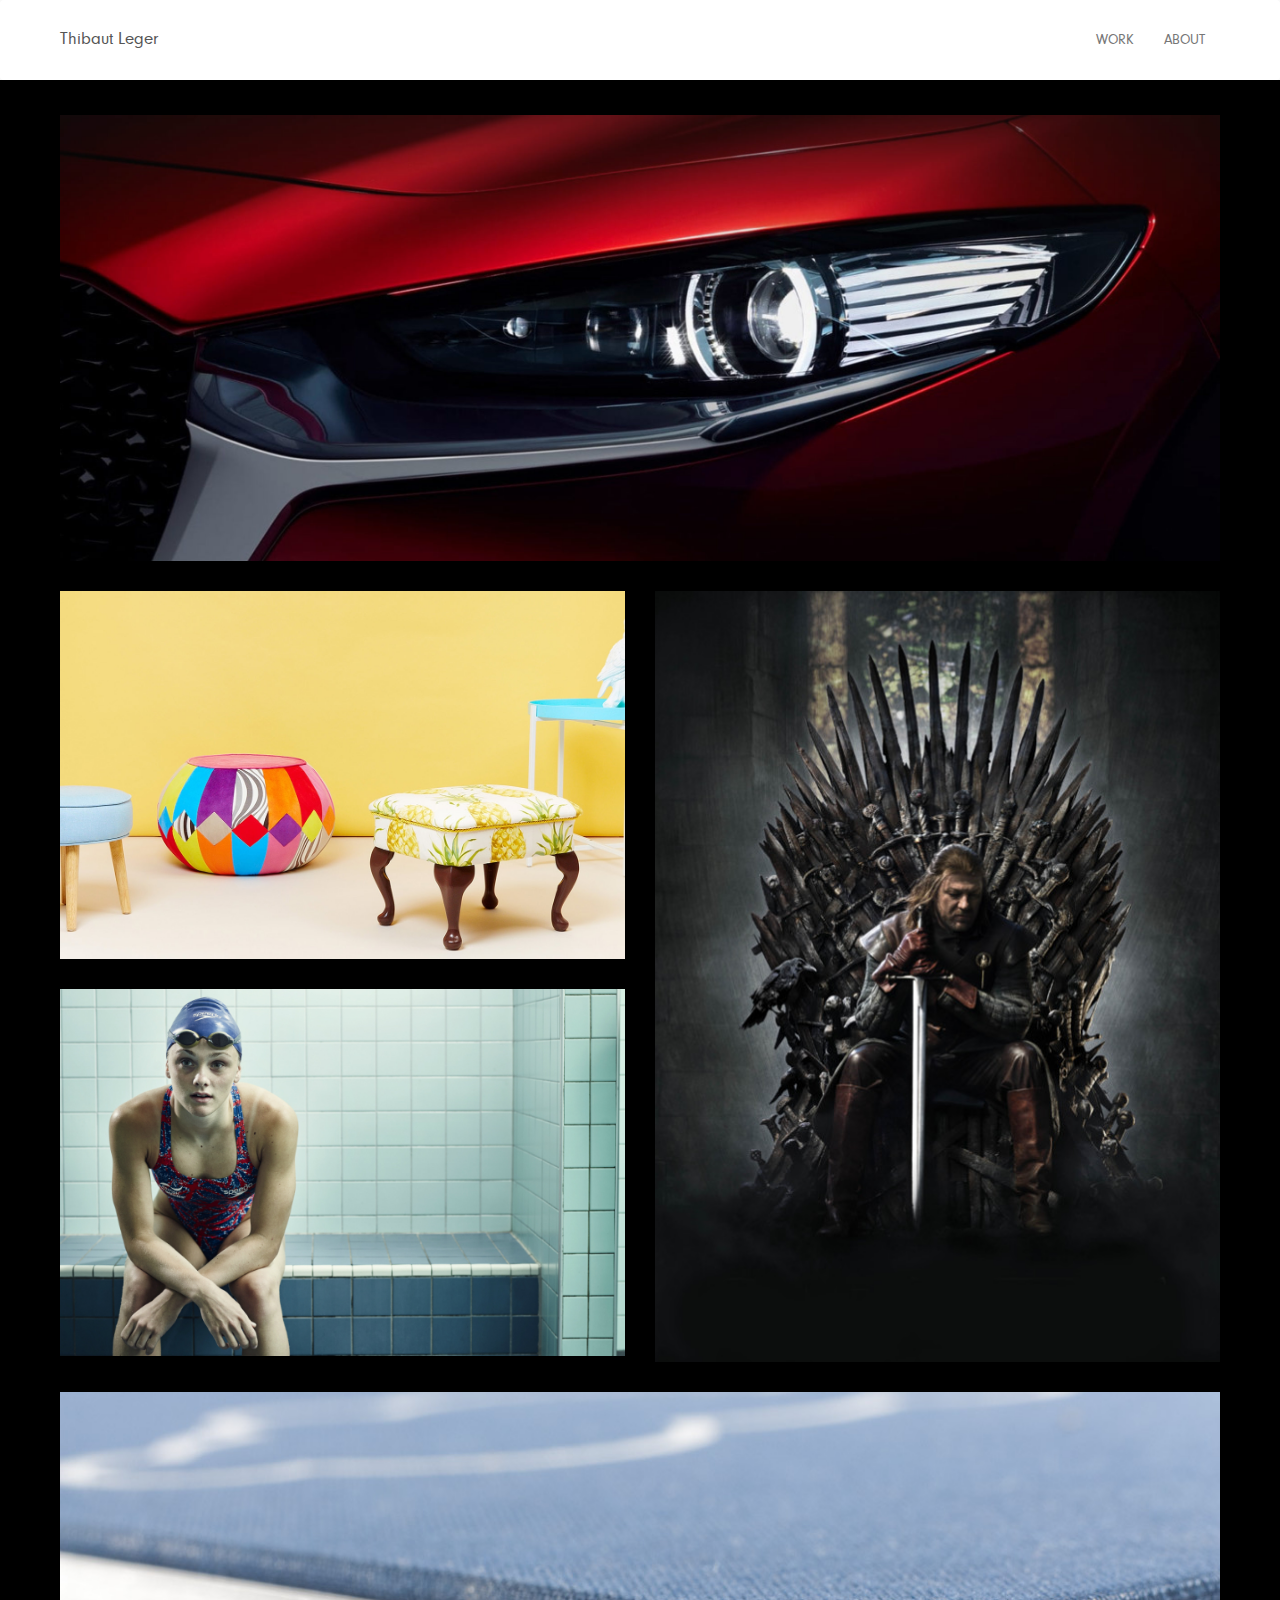
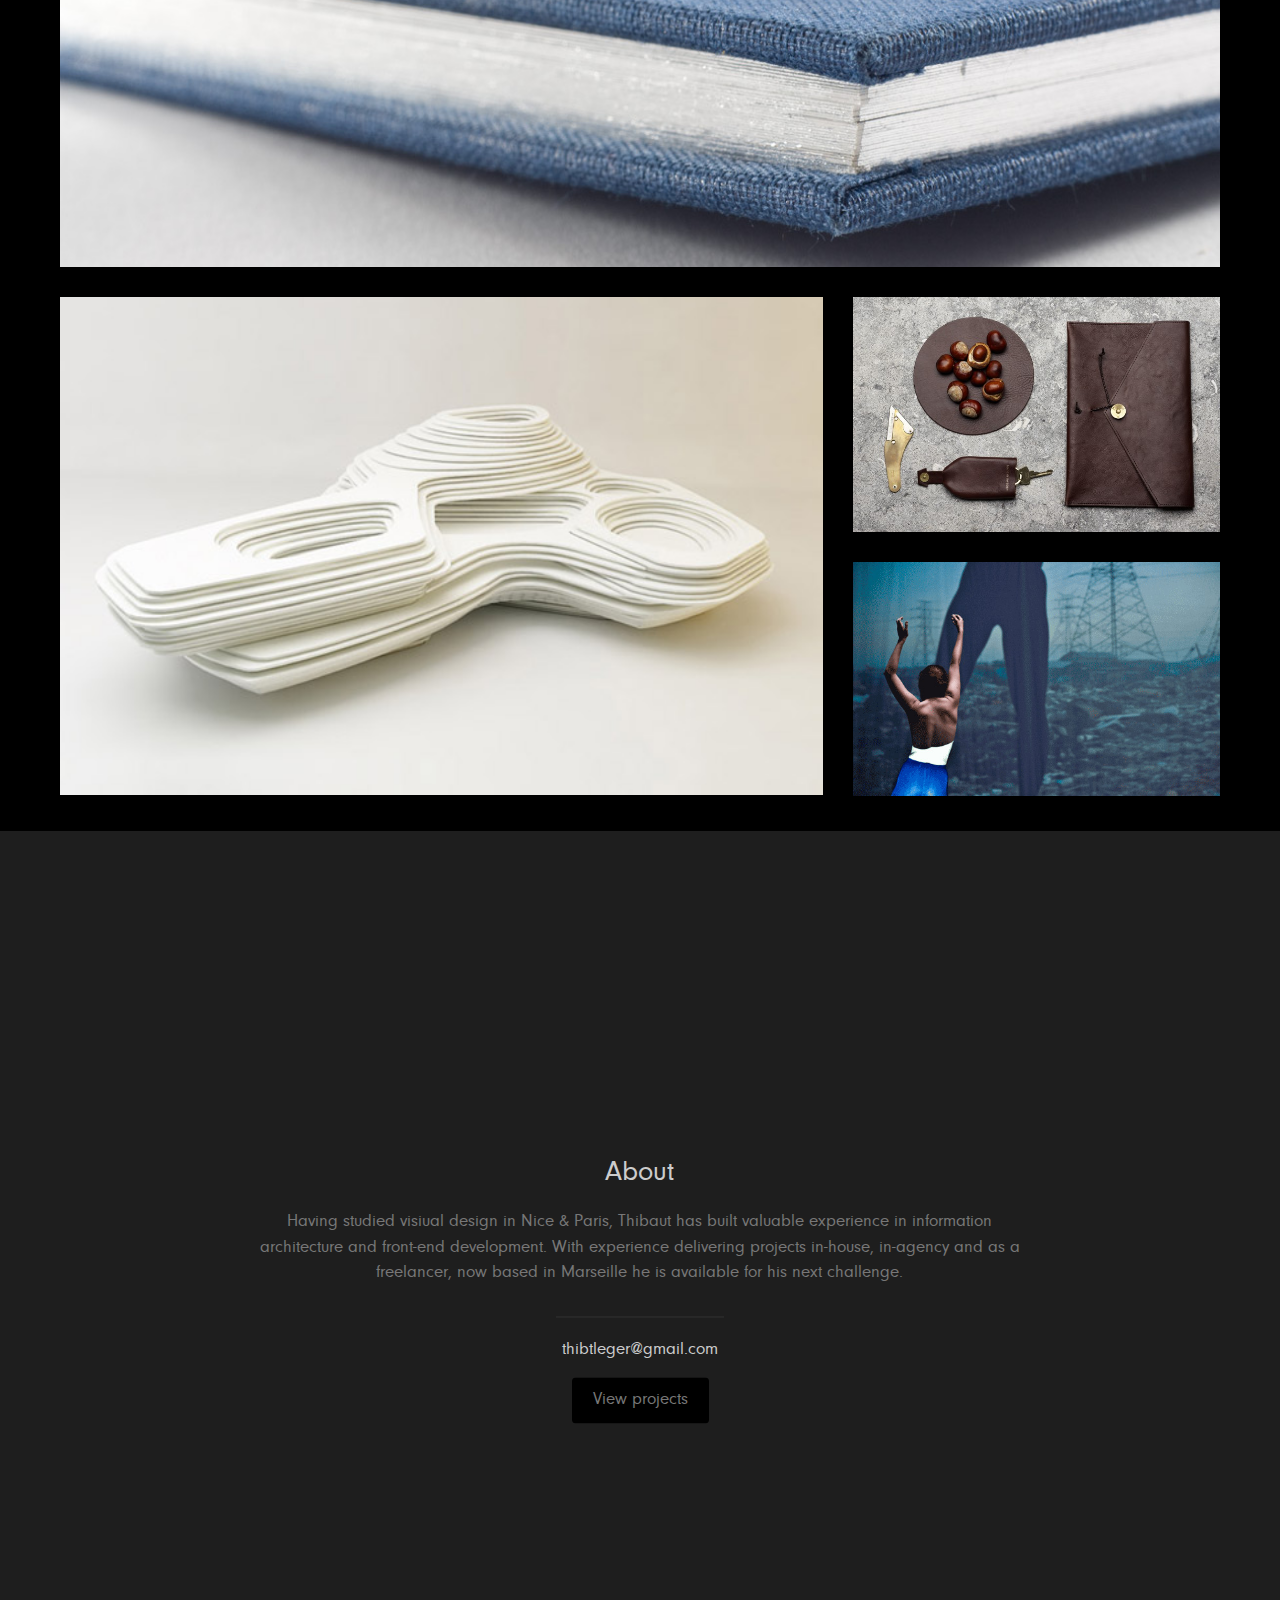
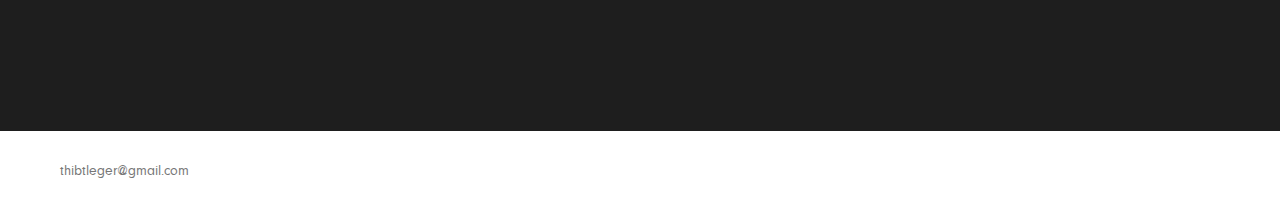
<file: index.html>
<!DOCTYPE html>
<html lang="en">
<head>
	<meta charset="UTF-8">
	<meta name="viewport" content="width=device-width, initial-scale=1.0, maximum-scale=1, user-scalable=0">

	<title>Thibaut Leger | Digital design and front end development</title>
	<link rel="icon" type="image/x-icon" href="favicon.png" />
	<link rel="stylesheet" href="https://maxcdn.bootstrapcdn.com/bootstrap/3.3.7/css/bootstrap.min.css">
	<link rel="stylesheet" href="style/main.css">
</head>
<body>
	<nav class="navbar navbar-default" id="nav">
		<div class="container-fluid">
			<!-- Brand and toggle get grouped for better mobile display -->
			<div class="navbar-header">
				<button type="button" class="navbar-toggle collapsed" data-toggle="collapse" data-target="#bs-example-navbar-collapse-1" aria-expanded="false">
				<span class="sr-only">Toggle navigation</span>
				<span class="icon-bar"></span>
				<span class="icon-bar"></span>
				<span class="icon-bar"></span>
				</button>
				<a class="navbar-brand" href="index.html">Thibaut Leger</a>
			</div>

			<!-- Collect the nav links, forms, and other content for toggling -->
			<div class="collapse navbar-collapse" id="bs-example-navbar-collapse-1">
				<ul class="nav navbar-nav navbar-right">
					<li><a href="#work">Work</a></li>
					<li><a href="#intro">About</a></li>
				</ul>
			</div><!-- /.navbar-collapse -->
		</div><!-- /.container-fluid -->
	</nav>

	<!-- content -->
	<section class="content home" id="work">
		<div class="container-fluid">
			<div class="row">
				<div class="col-xs-12">
					<div class="project turtl">
						<a href="projects/turtl/index.html">
							<div>
								<h3>Turtl</h3>
								<p>Content design</p>
							</div>
						</a>
					</div>
				</div>
			</div>

			<div class="row">
				<div class="col-xs-12 col-sm-6">
					<div class="row">
						<div class="col-xs-12">
							<div class="project tkmaxx">
								<a href="projects/tkmaxx/index.html">
									<div>
										<h3>tkmaxx</h3>
										<p>Website design &amp; front-end development</p>
									</div>
								</a>
							</div>
						</div>
					</div>
					<div class="row">
						<div class="col-xs-12">
							<div class="project sportsaid">
								<a href="projects/sportsaid/index.html">
									<div>
										<h3>Sportsaid</h3>
										<p>Website design &amp; front-end development</p>
									</div>
								</a>
							</div>
						</div>
					</div>
				</div>
				<div class="col-xs-12 col-sm-6">
					<div class="project hbo">
						<a href="projects/hbo/index.html">
							<div>
								<h3>HBO</h3>
								<p>Responsive banner campaign</p>
							</div>
						</a>
					</div>
				</div>
			</div>

			<div class="row">
				<div class="col-xs-12">
					<div class="project arg">
						<a href="projects/arg/index.html">
							<div>
								<h3>Almine Rech Gallery</h3>
								<p>Exhibition catalog</p>
							</div>
						</a>
					</div>
				</div>
			</div>	

			<div class="row">
				<div class="col-xs-12 col-sm-8">
					<div class="project wallpaper">
						<a href="projects/wallpaper/index.html">
							<div>
								<h3>Wallpaper*</h3>
								<p>In-house web designer</p>
							</div>
						</a>
					</div>
				</div>
				<div class="col-xs-12 col-sm-4">
					<div class="row">
						<div class="col-xs-12">
							<div class="project pap">
								<a href="projects/pap/index.html">
									<div>
										<h3>P.A.P</h3>
										<p>Website design &amp; front-end development</p>
									</div>
								</a>
							</div>
						</div>
					</div>
					<div class="row">
						<div class="col-xs-12">
							<div class="project or-nothing">
								<a href="projects/or-nothing/index.html">
									<div>
										<h3>or-nothing</h3>
										<p>Website design &amp; front-end development</p>
									</div>
								</a>
							</div>
						</div>
					</div>
				</div>
			</div>
		</div>
	</section>
	<!-- /content -->

	<!-- intro -->
	<section class="intro" id="intro">
		<div class="intro-content">
			<div class="container-fluid">
				<div class="row">
					<div class="col-xs-12 col-sm-8 col-sm-offset-2">
						<h2>About</h2>
						<p>Having studied visiual design in Nice &amp; Paris, Thibaut has built valuable experience in information architecture and front-end development. With experience delivering projects in-house, in-agency and as a freelancer, now based in Marseille he is available for his next challenge.</p>
					</div>
				</div>
				<div class="row">
					<div class="col-xs-4 col-xs-offset-4 col-sm-2 col-sm-offset-5">
						<hr>
					</div>
				</div>
				<div class="row">
					<div class="col-xs-12">
						<a href="mailto:thibtleger@gmail.com">thibtleger@gmail.com</a><br>
						<a href="#nav" class="btn view-projects">View projects</a>
					</div>
				</div>
			</div>
		</div>
	</section>
	<!-- /intro -->
	
	<!-- footer -->
	<footer>
		<div class="container-fluid">
			<div class="row">
				<div class="col-xs-12">
					<a href="mailto:thibtleger@gmail.com">thibtleger@gmail.com</a>
				</div>
			</div>
		</div>
	</footer>
	<!-- /footer -->
	
	<script>
		(function(i,s,o,g,r,a,m){i['GoogleAnalyticsObject']=r;i[r]=i[r]||function(){
		(i[r].q=i[r].q||[]).push(arguments)},i[r].l=1*new Date();a=s.createElement(o),
		m=s.getElementsByTagName(o)[0];a.async=1;a.src=g;m.parentNode.insertBefore(a,m)
		})(window,document,'script','https://www.google-analytics.com/analytics.js','ga');

		ga('create', 'UA-91209448-1', 'auto');
		ga('send', 'pageview');
	</script>
	<script src="https://ajax.googleapis.com/ajax/libs/jquery/1.12.4/jquery.min.js"></script>
	<script src='https://maxcdn.bootstrapcdn.com/bootstrap/3.3.7/js/bootstrap.min.js'></script>
	<script type="text/javascript" src="script/slick/slick.min.js"></script>
	<script type="text/javascript" src="script/script.js"></script>
</body>
</html>
</file>
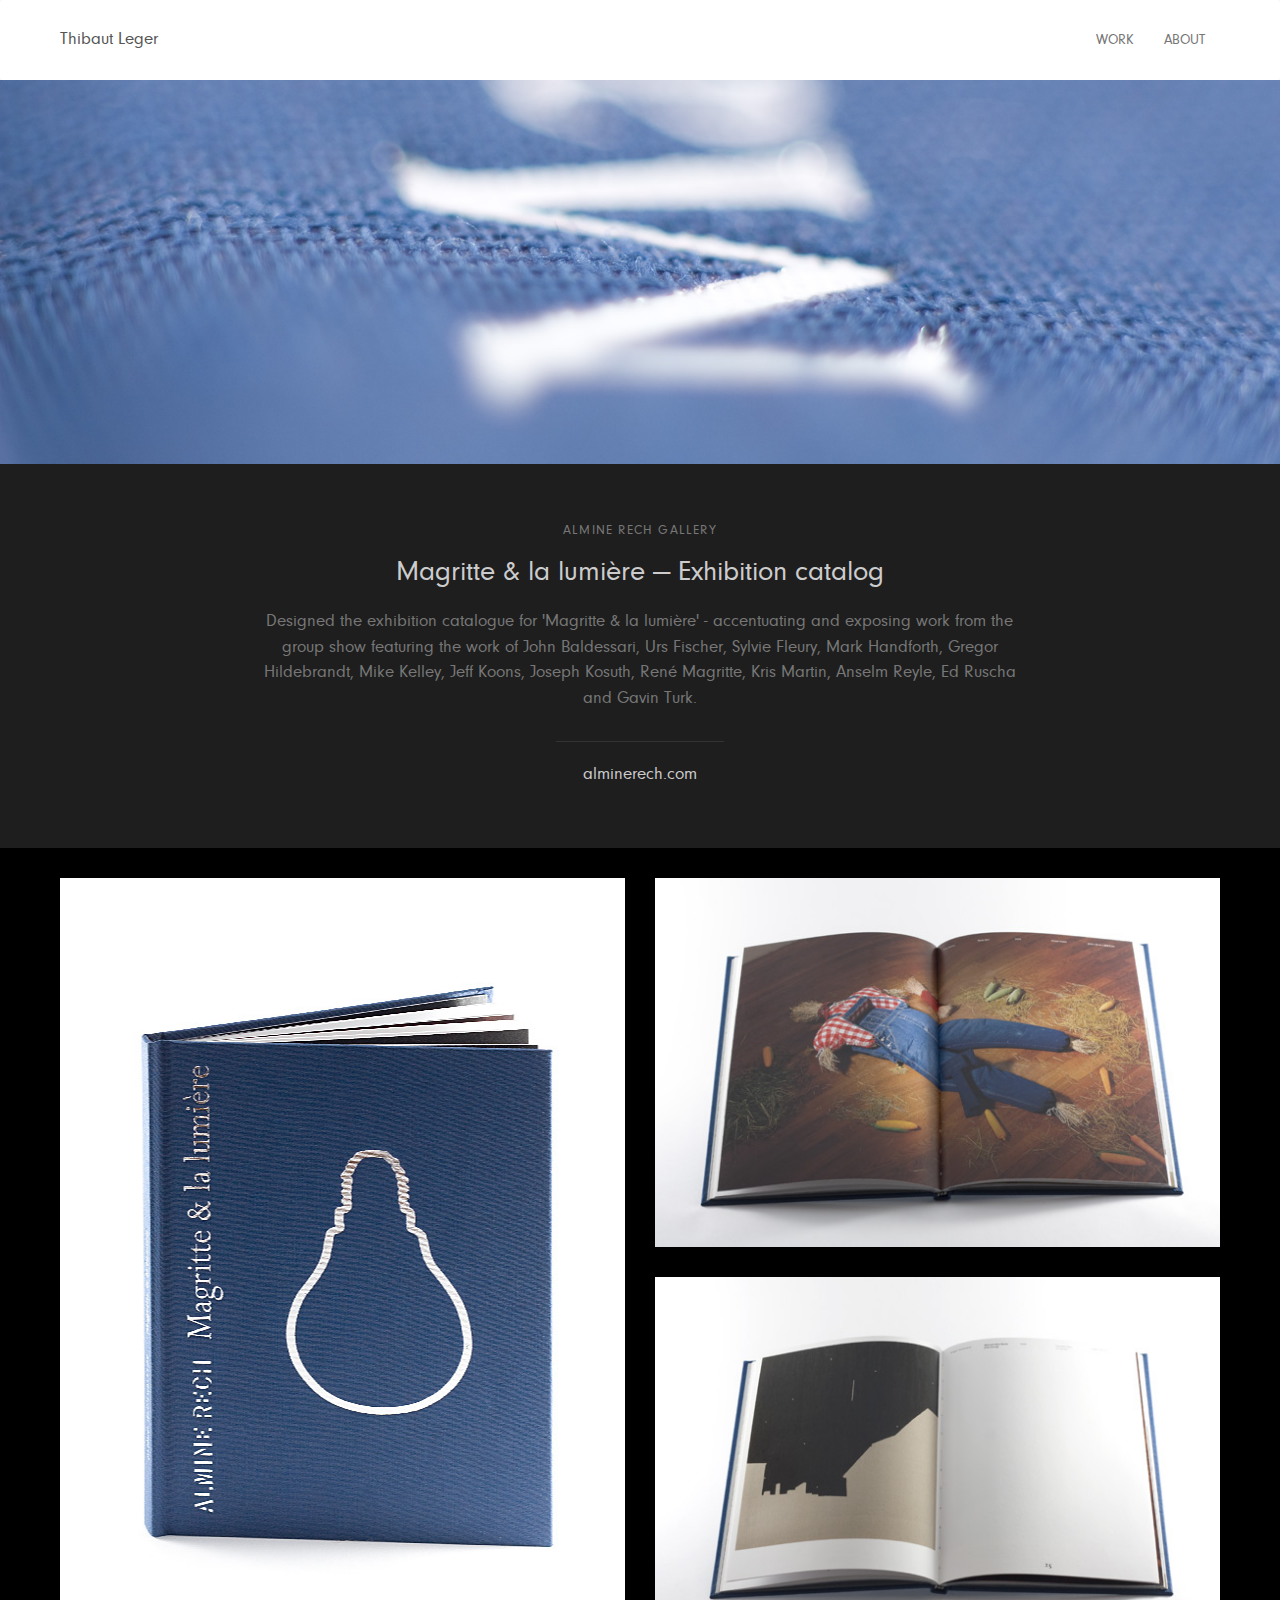
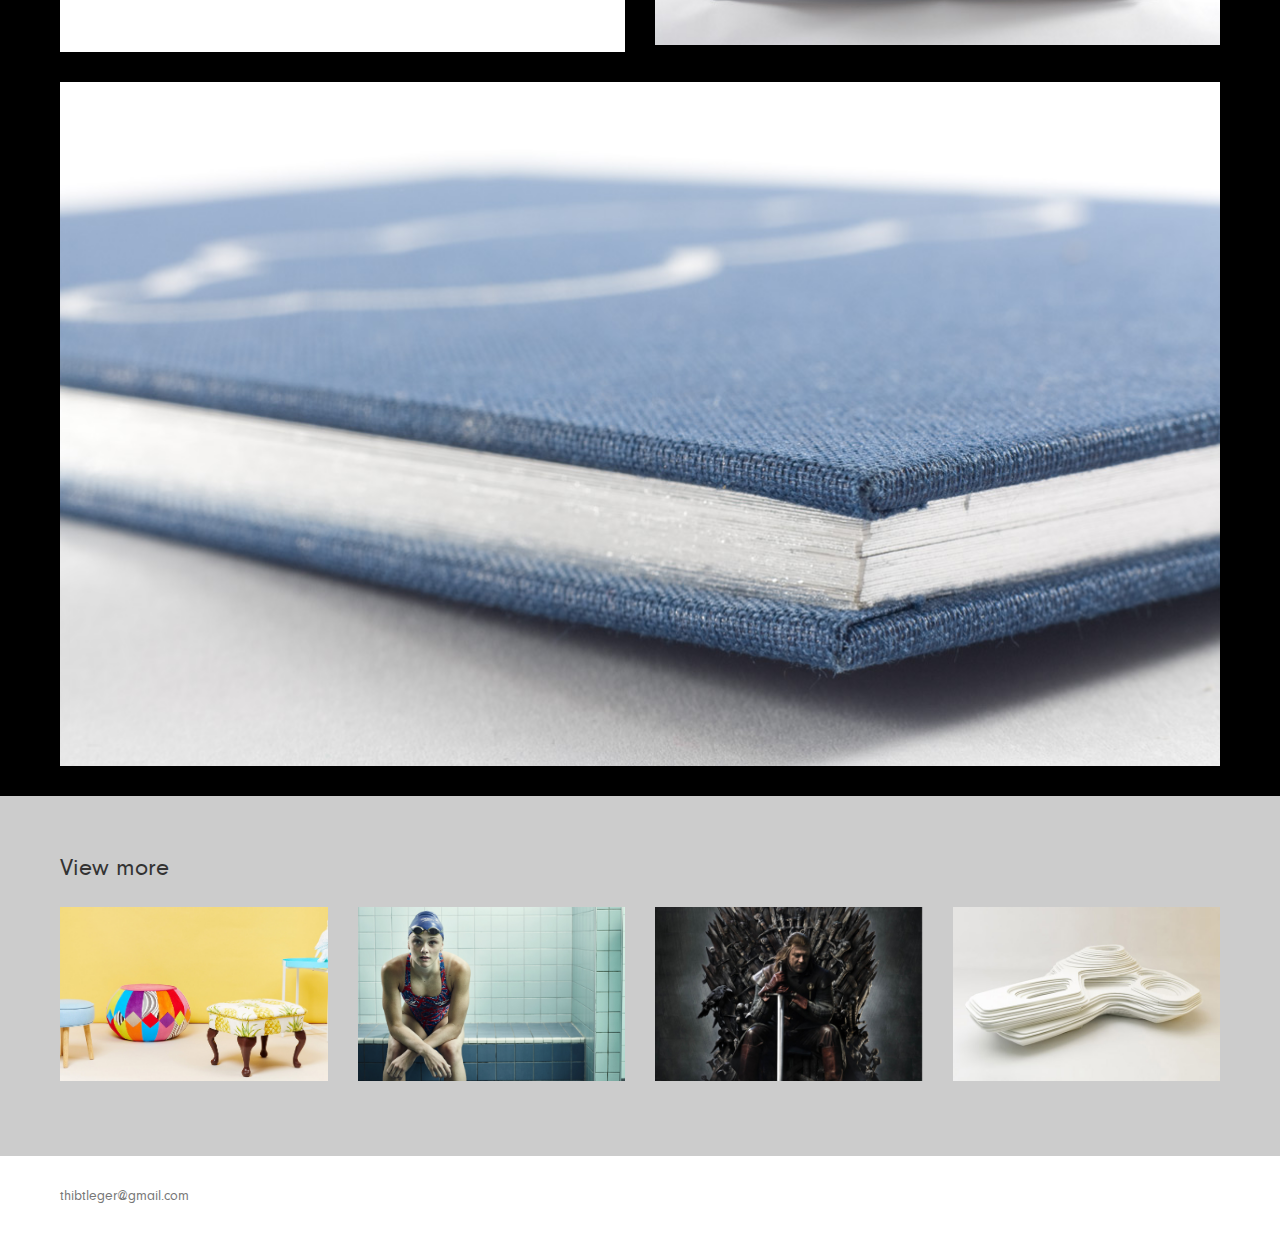
<file: projects/arg/index.html>
<!DOCTYPE html>
<html lang="en">
<head>
	<meta charset="UTF-8">
	<meta name="viewport" content="width=device-width, initial-scale=1.0, maximum-scale=1, user-scalable=0">

	<title>Thibaut Leger | Almine Rech Gallery</title>
	<link rel="icon" type="image/x-icon" href="../../favicon.png" />
	<link rel="stylesheet" href="https://maxcdn.bootstrapcdn.com/bootstrap/3.3.7/css/bootstrap.min.css">
	<link rel="stylesheet" href="../../style/style.css">
</head>
<body>
	<nav class="navbar navbar-default">
		<div class="container-fluid">
			<!-- Brand and toggle get grouped for better mobile display -->
			<div class="navbar-header">
				<button type="button" class="navbar-toggle collapsed" data-toggle="collapse" data-target="#bs-example-navbar-collapse-1" aria-expanded="false">
				<span class="sr-only">Toggle navigation</span>
				<span class="icon-bar"></span>
				<span class="icon-bar"></span>
				<span class="icon-bar"></span>
				</button>
				<a class="navbar-brand" href="../../index.html">Thibaut Leger</a>
			</div>

			<!-- Collect the nav links, forms, and other content for toggling -->
			<div class="collapse navbar-collapse" id="bs-example-navbar-collapse-1">
				<ul class="nav navbar-nav navbar-right">
					<li><a href="../../index.html#work">Work</a></li>
					<li><a href="../../index.html#intro">About</a></li>
				</ul>
			</div><!-- /.navbar-collapse -->
		</div><!-- /.container-fluid -->
	</nav>
	
	<!-- featured -->
	<section class="featured-img arg">
		
	</section>
	<!-- /featured -->

	<!-- intro -->
	<section class="intro">
		<div class="container-fluid">
			<div class="row">
				<div class="col-xs-12 col-sm-8 col-sm-offset-2">
					<h1>Almine Rech Gallery</h1>
					<h2>Magritte &amp; la lumière — Exhibition catalog</h2>
					<p>Designed the exhibition catalogue for 'Magritte &amp; la lumière' - accentuating and exposing work from the group show featuring the work of John Baldessari, Urs Fischer, Sylvie Fleury, Mark Handforth, Gregor Hildebrandt, Mike Kelley, Jeff Koons, Joseph Kosuth, René Magritte, Kris Martin, Anselm Reyle, Ed Ruscha and Gavin Turk.</p>
				</div>
			</div>
			<div class="row">
				<div class="col-xs-4 col-xs-offset-4 col-sm-2 col-sm-offset-5">
					<hr>
				</div>
			</div>
			<div class="row">
				<div class="col-xs-12">
					<a href="http://www.alminerech.com/" target="_blank">alminerech.com</a>
				</div>
			</div>
		</div>
	</section>
	<!-- /intro -->

	<!-- content -->
	<section class="content project">
		<div class="container-fluid">
			<div class="row">
				<div class="col-xs-12 col-sm-6">
					<div class="project arg1"></div>
				</div>
				<div class="col-xs-12 col-sm-6">
					<div class="row">
						<div class="col-xs-12">
							<div class="project arg2"></div>
						</div>
						<div class="col-xs-12">
							<div class="project arg3"></div>
						</div>
					</div>
				</div>
			</div>

			<div class="row">
				<div class="col-xs-12">
					<div class="project arg4"></div>
				</div>
			</div>
		</div>
	</section>
	<!-- /content -->
	
	<!-- view-more -->
	<section class="view-more">
		<div class="container-fluid">
			<h2>View more</h2>
			<div class="row">
				<div class="col-xs-6 col-sm-3">
					<div class="project tkmaxx">
						<a href="../tkmaxx/index.html">
							<span>tkmaxx</span>
						</a>
					</div>
				</div>
				<div class="col-xs-6 col-sm-3">
					<div class="project sportsaid">
						<a href="../sportsaid/index.html">
							<span>Sportsaid</span>
						</a>
					</div>
				</div>
				<div class="col-xs-6 col-sm-3">
					<div class="project hbo">
						<a href="../hbo/index.html">
							<span>HBO</span>
						</a>
					</div>
				</div>
				<div class="col-xs-6 col-sm-3">
					<div class="project wallpaper">
						<a href="../wallpaper/index.html">
							<span>Wallpaper*</span>
						</a>
					</div>
				</div>
			</div>
		</div>
	</section>
	<!-- /view-more -->
	
	<!-- footer -->
	<footer>
		<div class="container-fluid">
			<div class="row">
				<div class="col-xs-12">
					<a href="mailto:thibtleger@gmail.com">thibtleger@gmail.com</a>
				</div>
			</div>
		</div>
	</footer>
	<!-- /footer -->
	
	<script>
		(function(i,s,o,g,r,a,m){i['GoogleAnalyticsObject']=r;i[r]=i[r]||function(){
		(i[r].q=i[r].q||[]).push(arguments)},i[r].l=1*new Date();a=s.createElement(o),
		m=s.getElementsByTagName(o)[0];a.async=1;a.src=g;m.parentNode.insertBefore(a,m)
		})(window,document,'script','https://www.google-analytics.com/analytics.js','ga');

		ga('create', 'UA-91209448-1', 'auto');
		ga('send', 'pageview');
	</script>
	<script src="https://ajax.googleapis.com/ajax/libs/jquery/1.12.4/jquery.min.js"></script>
	<script src='https://maxcdn.bootstrapcdn.com/bootstrap/3.3.7/js/bootstrap.min.js'></script>
</body>
</html>
</file>
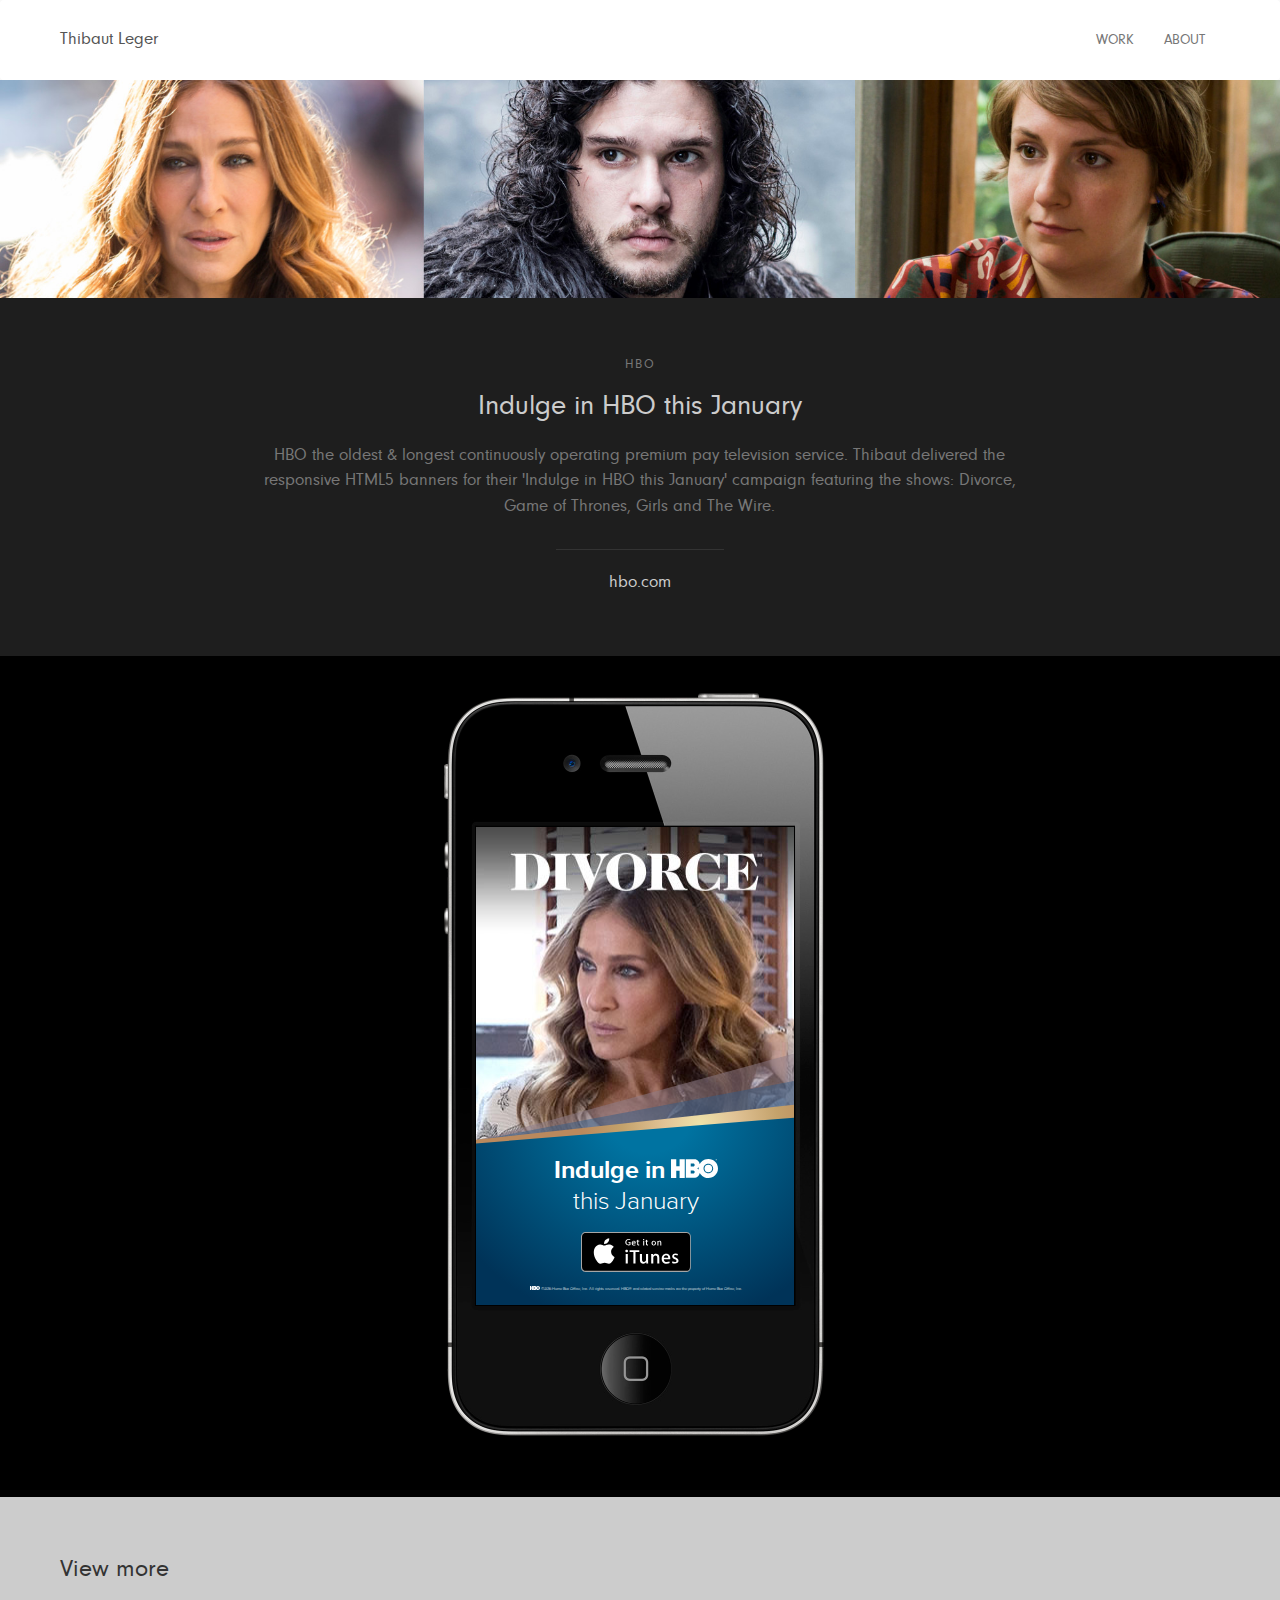
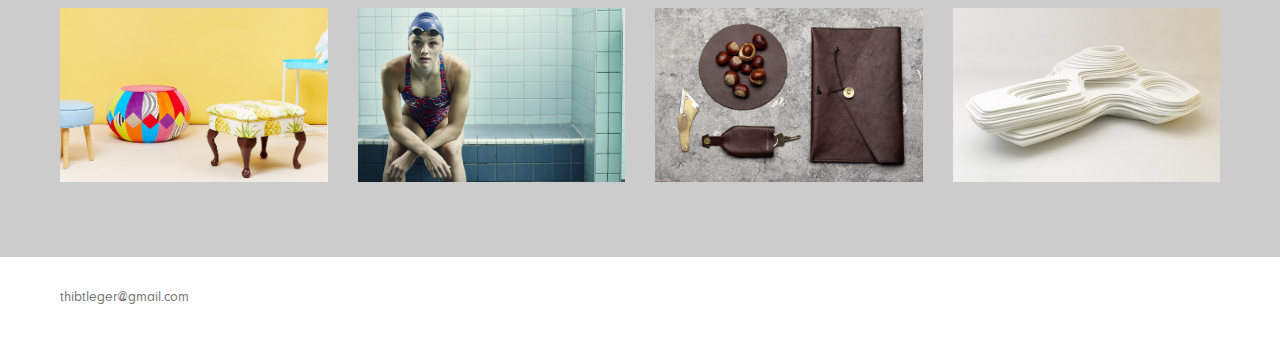
<file: projects/hbo/index.html>
<!DOCTYPE html>
<html lang="en">
<head>
	<meta charset="UTF-8">
	<meta name="viewport" content="width=device-width, initial-scale=1.0, maximum-scale=1, user-scalable=0">

	<title>Thibaut Leger | HBO</title>
	<link rel="icon" type="image/x-icon" href="../../favicon.png" />
	<link rel="stylesheet" href="https://maxcdn.bootstrapcdn.com/bootstrap/3.3.7/css/bootstrap.min.css">
	<link rel="stylesheet" href="../../style/style.css">
</head>
<body>
	<nav class="navbar navbar-default">
		<div class="container-fluid">
			<!-- Brand and toggle get grouped for better mobile display -->
			<div class="navbar-header">
				<button type="button" class="navbar-toggle collapsed" data-toggle="collapse" data-target="#bs-example-navbar-collapse-1" aria-expanded="false">
				<span class="sr-only">Toggle navigation</span>
				<span class="icon-bar"></span>
				<span class="icon-bar"></span>
				<span class="icon-bar"></span>
				</button>
				<a class="navbar-brand" href="../../index.html">Thibaut Leger</a>
			</div>

			<!-- Collect the nav links, forms, and other content for toggling -->
			<div class="collapse navbar-collapse" id="bs-example-navbar-collapse-1">
				<ul class="nav navbar-nav navbar-right">
					<li><a href="../../index.html#work">Work</a></li>
					<li><a href="../../index.html#intro">About</a></li>
				</ul>
			</div><!-- /.navbar-collapse -->
		</div><!-- /.container-fluid -->
	</nav>
	
	<!-- featured -->
	<section class="featured-img hbo">
		
	</section>
	<!-- /featured -->

	<!-- intro -->
	<section class="intro">
		<div class="container-fluid">
			<div class="row">
				<div class="col-xs-12 col-sm-8 col-sm-offset-2">
					<h1>HBO</h1>
					<h2>Indulge in HBO this January</h2>
					<p>HBO the oldest &amp; longest continuously operating premium pay television service. Thibaut delivered the responsive HTML5 banners for their 'Indulge in HBO this January' campaign featuring the shows: Divorce, Game of Thrones, Girls and The Wire.</p>
				</div>
			</div>
			<div class="row">
				<div class="col-xs-4 col-xs-offset-4 col-sm-2 col-sm-offset-5">
					<hr>
				</div>
			</div>
			<div class="row">
				<div class="col-xs-12">
					<a href="http://www.hbo.com/" target="_blank">hbo.com</a>
				</div>
			</div>
		</div>
	</section>
	<!-- /intro -->

	<!-- content -->
	<section class="content project">
		<div class="container-fluid">
			<div class="row">
				<div class="col-xs-12">
					<div class="project hbo1">
						<iframe src="320x480/index.html" frameborder="0"></iframe>
					</div>
				</div>
			</div>
		</div>
	</section>
	<!-- /content -->
	
	<!-- view-more -->
	<section class="view-more">
		<div class="container-fluid">
			<h2>View more</h2>
			<div class="row">
				<div class="col-xs-6 col-sm-3">
					<div class="project tkmaxx">
						<a href="../tkmaxx/index.html">
							<span>tkmaxx</span>
						</a>
					</div>
				</div>
				<div class="col-xs-6 col-sm-3">
					<div class="project sportsaid">
						<a href="../sportsaid/index.html">
							<span>Sportsaid</span>
						</a>
					</div>
				</div>
				<div class="col-xs-6 col-sm-3">
					<div class="project pap">
						<a href="../pap/index.html">
							<span>P.A.P</span>
						</a>
					</div>
				</div>
				<div class="col-xs-6 col-sm-3">
					<div class="project wallpaper">
						<a href="../wallpaper/index.html">
							<span>Wallpaper*</span>
						</a>
					</div>
				</div>
			</div>
		</div>
	</section>
	<!-- /view-more -->
	
	<!-- footer -->
	<footer>
		<div class="container-fluid">
			<div class="row">
				<div class="col-xs-12">
					<a href="mailto:thibtleger@gmail.com">thibtleger@gmail.com</a>
				</div>
			</div>
		</div>
	</footer>
	<!-- /footer -->
	
	<script>
		(function(i,s,o,g,r,a,m){i['GoogleAnalyticsObject']=r;i[r]=i[r]||function(){
		(i[r].q=i[r].q||[]).push(arguments)},i[r].l=1*new Date();a=s.createElement(o),
		m=s.getElementsByTagName(o)[0];a.async=1;a.src=g;m.parentNode.insertBefore(a,m)
		})(window,document,'script','https://www.google-analytics.com/analytics.js','ga');

		ga('create', 'UA-91209448-1', 'auto');
		ga('send', 'pageview');
	</script>
	<script src="https://ajax.googleapis.com/ajax/libs/jquery/1.12.4/jquery.min.js"></script>
	<script src='https://maxcdn.bootstrapcdn.com/bootstrap/3.3.7/js/bootstrap.min.js'></script>
</body>
</html>
</file>
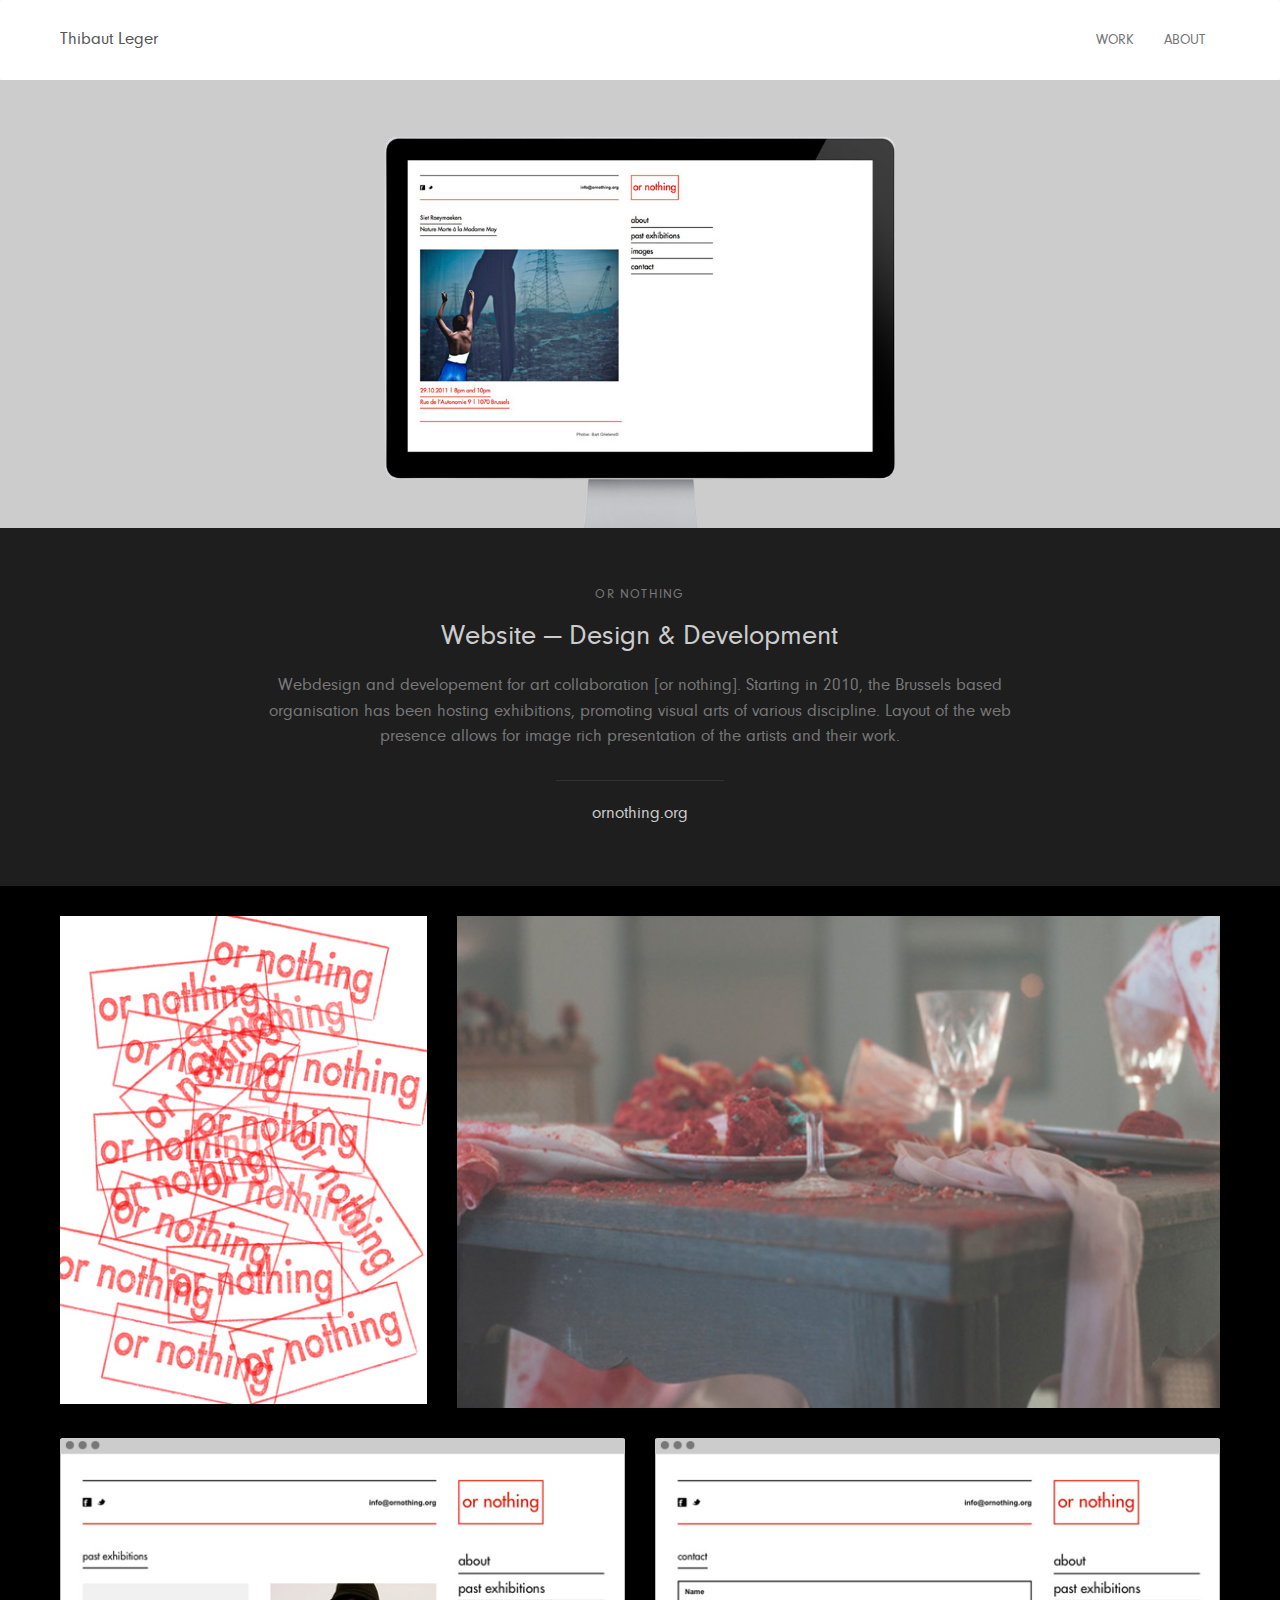
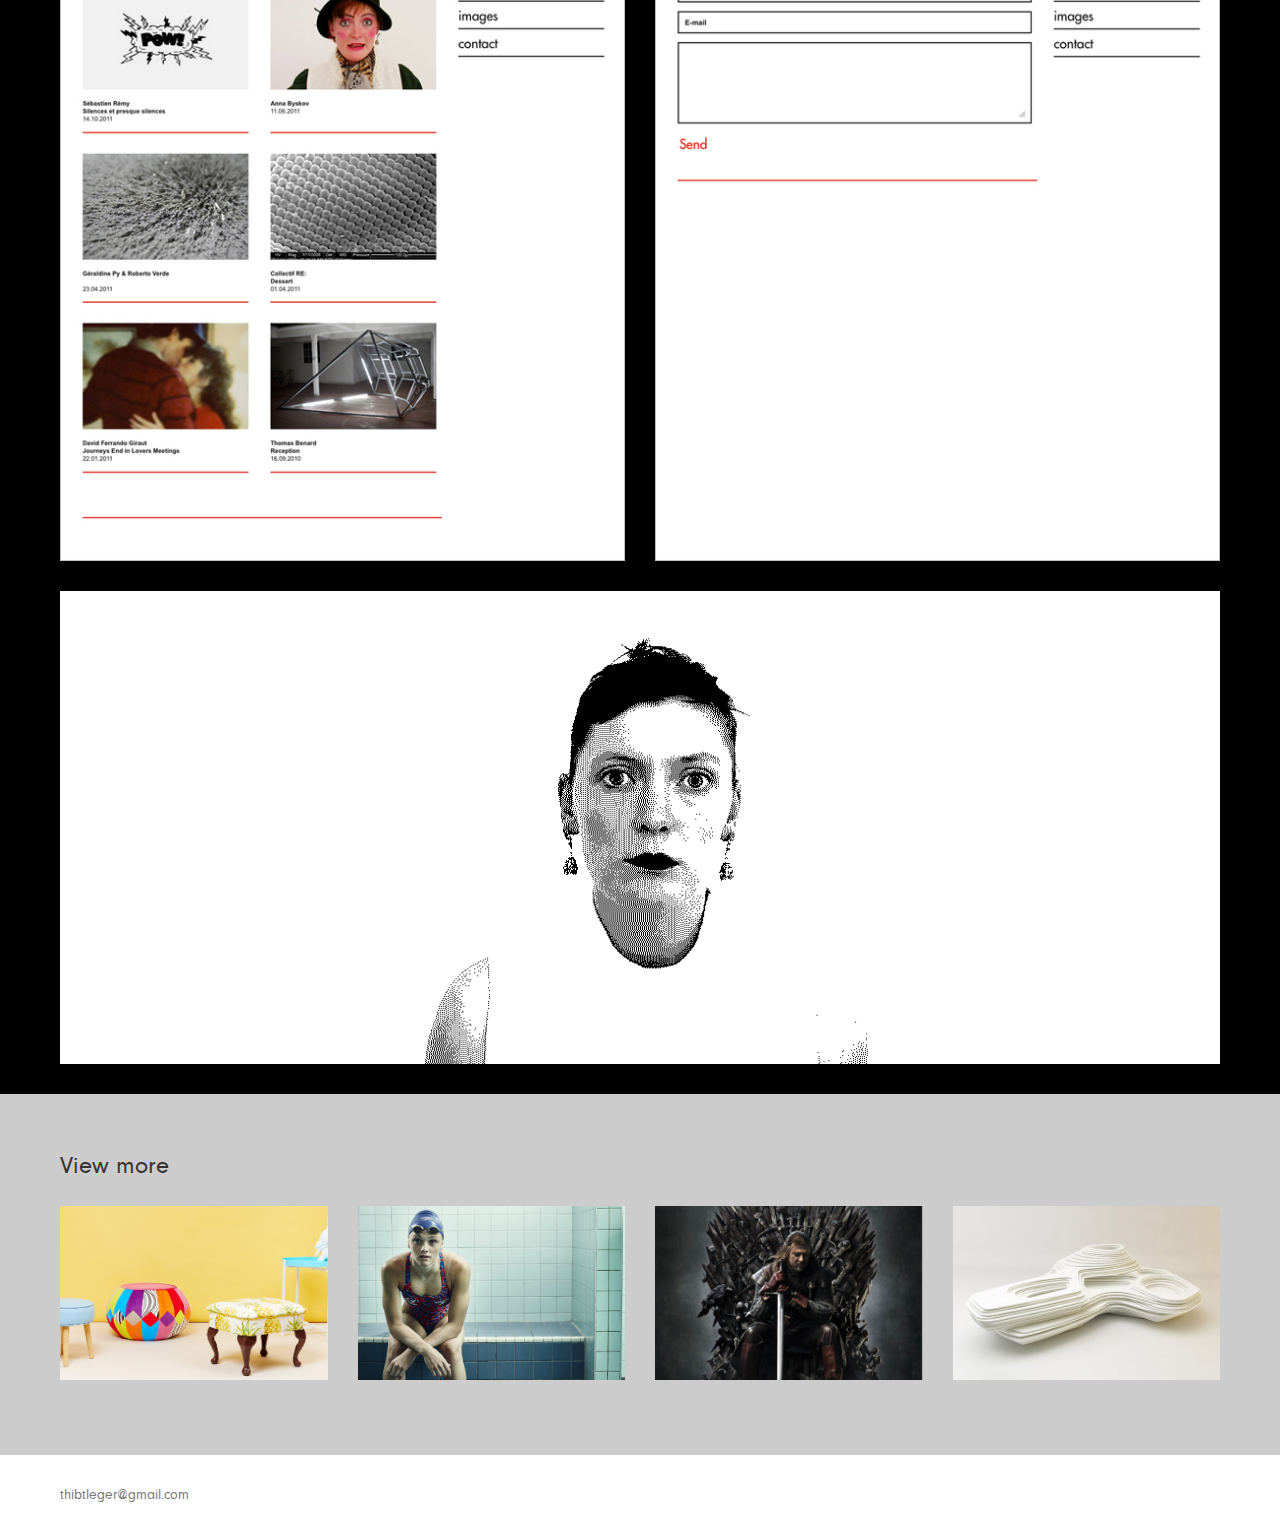
<file: projects/or-nothing/index.html>
<!DOCTYPE html>
<html lang="en">
<head>
	<meta charset="UTF-8">
	<meta name="viewport" content="width=device-width, initial-scale=1.0, maximum-scale=1, user-scalable=0">

	<title>Thibaut Leger | Almine Rech Gallery</title>
	<link rel="icon" type="image/x-icon" href="../../favicon.png" />
	<link rel="stylesheet" href="https://maxcdn.bootstrapcdn.com/bootstrap/3.3.7/css/bootstrap.min.css">
	<link rel="stylesheet" href="../../style/style.css">
</head>
<body>
	<nav class="navbar navbar-default">
		<div class="container-fluid">
			<!-- Brand and toggle get grouped for better mobile display -->
			<div class="navbar-header">
				<button type="button" class="navbar-toggle collapsed" data-toggle="collapse" data-target="#bs-example-navbar-collapse-1" aria-expanded="false">
				<span class="sr-only">Toggle navigation</span>
				<span class="icon-bar"></span>
				<span class="icon-bar"></span>
				<span class="icon-bar"></span>
				</button>
				<a class="navbar-brand" href="../../index.html">Thibaut Leger</a>
			</div>

			<!-- Collect the nav links, forms, and other content for toggling -->
			<div class="collapse navbar-collapse" id="bs-example-navbar-collapse-1">
				<ul class="nav navbar-nav navbar-right">
					<li><a href="../../index.html#work">Work</a></li>
					<li><a href="../../index.html#intro">About</a></li>
				</ul>
			</div><!-- /.navbar-collapse -->
		</div><!-- /.container-fluid -->
	</nav>
	
	<!-- featured -->
	<section class="featured-img or-nothing">
		
	</section>
	<!-- /featured -->

	<!-- intro -->
	<section class="intro">
		<div class="container-fluid">
			<div class="row">
				<div class="col-xs-12 col-sm-8 col-sm-offset-2">
					<h1>or nothing</h1>
					<h2>Website — Design &amp; Development</h2>
					<p>Webdesign and developement for art collaboration [or nothing]. Starting in 2010, the Brussels based organisation has been hosting exhibitions, promoting visual arts of various discipline. Layout of the web presence allows for image rich presentation of the artists and their work.</p>
				</div>
			</div>
			<div class="row">
				<div class="col-xs-4 col-xs-offset-4 col-sm-2 col-sm-offset-5">
					<hr>
				</div>
			</div>
			<div class="row">
				<div class="col-xs-12">
					<a href="http://ornothing.org/" target="_blank">ornothing.org</a>
				</div>
			</div>
		</div>
	</section>
	<!-- /intro -->

	<!-- content -->
	<section class="content project">
		<div class="container-fluid">
			<div class="row">
				<div class="col-sm-4 hidden-xs">
					<img src="images/or_nothing6.jpg" alt="or nothing">
				</div>
				<div class="col-xs-12 col-sm-8">
					<img src="images/or_nothing5.jpg" alt="or nothing">
				</div>
			</div>
			<div class="row carousel-two-items">
				<div class="col-xs-6">
					<img src="images/or_nothing1.png" alt="or nothing">
				</div>
				<div class="col-xs-6">
					<img src="images/or_nothing2.png" alt="or nothing">
				</div>
			</div>

			<div class="row">
				<div class="col-xs-12">
					<img src="images/or_nothing3.gif" alt="or nothing">
				</div>
			</div>
		</div>
	</section>
	<!-- /content -->
	
	<!-- view-more -->
	<section class="view-more">
		<div class="container-fluid">
			<h2>View more</h2>
			<div class="row">
				<div class="col-xs-6 col-sm-3">
					<div class="project tkmaxx">
						<a href="../tkmaxx/index.html">
							<span>tkmaxx</span>
						</a>
					</div>
				</div>
				<div class="col-xs-6 col-sm-3">
					<div class="project sportsaid">
						<a href="../sportsaid/index.html">
							<span>Sportsaid</span>
						</a>
					</div>
				</div>
				<div class="col-xs-6 col-sm-3">
					<div class="project hbo">
						<a href="../hbo/index.html">
							<span>HBO</span>
						</a>
					</div>
				</div>
				<div class="col-xs-6 col-sm-3">
					<div class="project wallpaper">
						<a href="../wallpaper/index.html">
							<span>Wallpaper*</span>
						</a>
					</div>
				</div>
			</div>
		</div>
	</section>
	<!-- /view-more -->
	
	<!-- footer -->
	<footer>
		<div class="container-fluid">
			<div class="row">
				<div class="col-xs-12">
					<a href="mailto:thibtleger@gmail.com">thibtleger@gmail.com</a>
				</div>
			</div>
		</div>
	</footer>
	<!-- /footer -->
	
	<script>
		(function(i,s,o,g,r,a,m){i['GoogleAnalyticsObject']=r;i[r]=i[r]||function(){
		(i[r].q=i[r].q||[]).push(arguments)},i[r].l=1*new Date();a=s.createElement(o),
		m=s.getElementsByTagName(o)[0];a.async=1;a.src=g;m.parentNode.insertBefore(a,m)
		})(window,document,'script','https://www.google-analytics.com/analytics.js','ga');

		ga('create', 'UA-91209448-1', 'auto');
		ga('send', 'pageview');
	</script>
	<script src="https://ajax.googleapis.com/ajax/libs/jquery/1.12.4/jquery.min.js"></script>
	<script type="text/javascript" src="../../script/slick/slick.min.js"></script>
	<script type="text/javascript" src="../../script/script.js"></script>
	<script src='https://maxcdn.bootstrapcdn.com/bootstrap/3.3.7/js/bootstrap.min.js'></script>
</body>
</html>
</file>
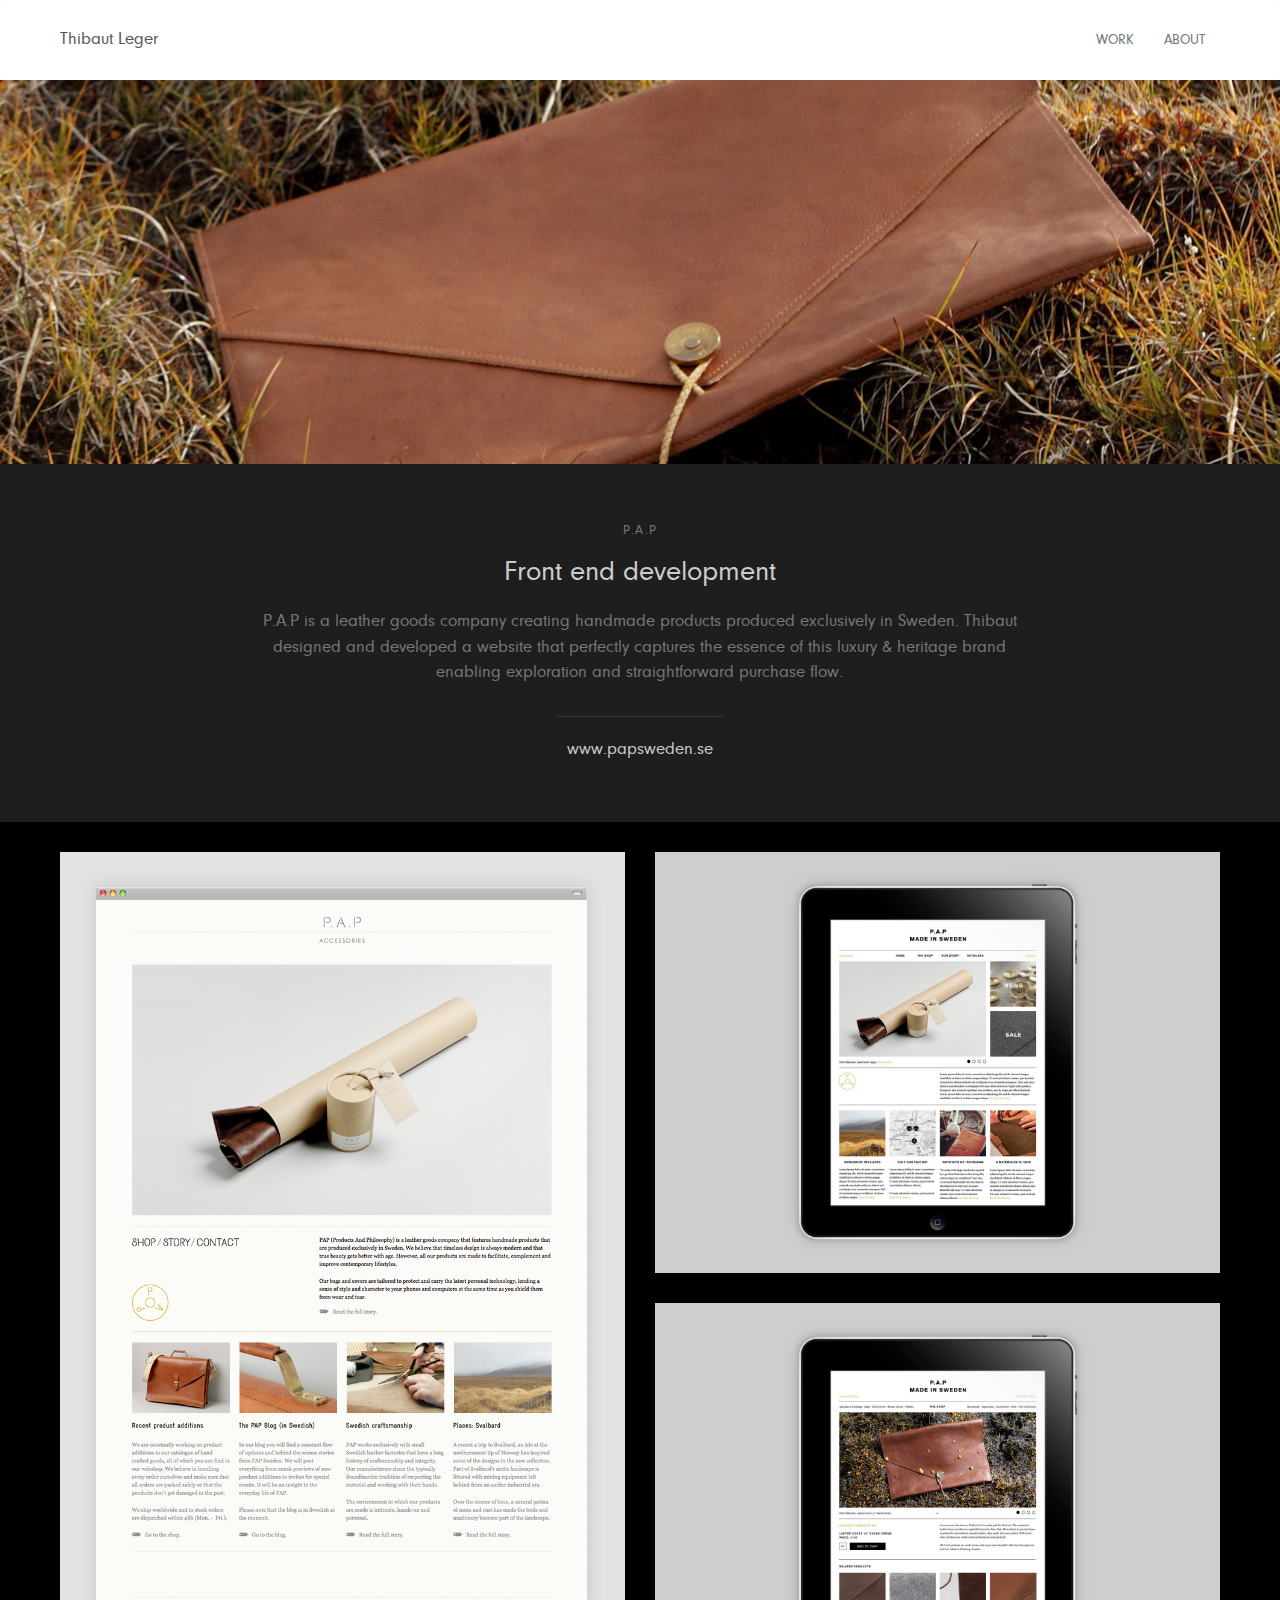
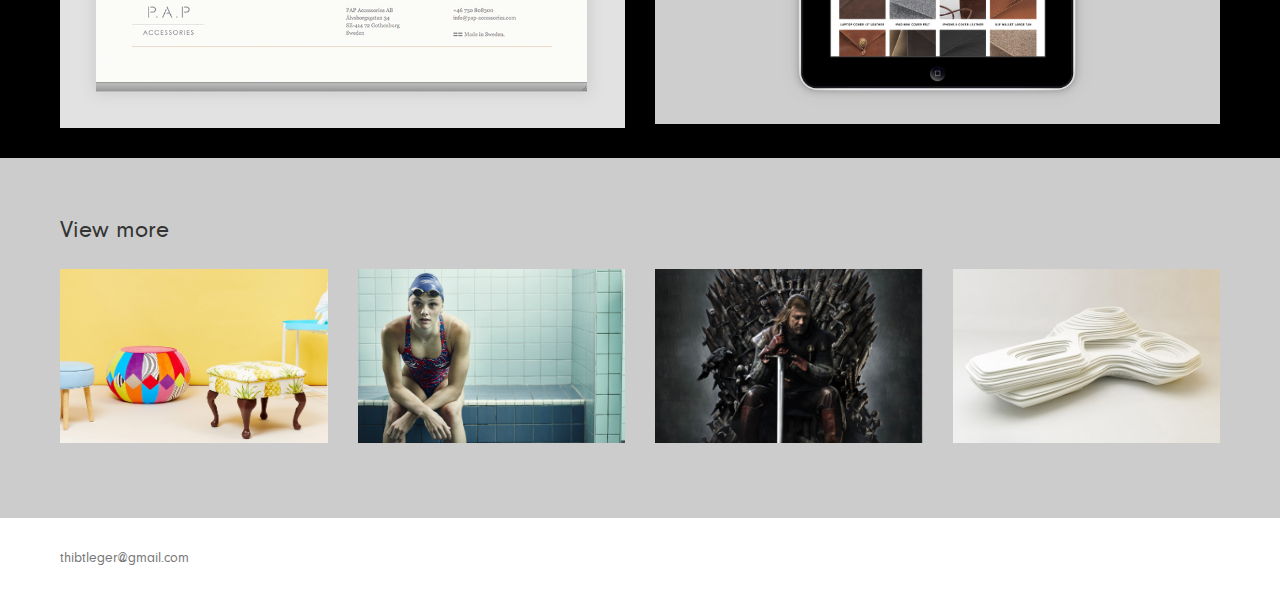
<file: projects/pap/index.html>
<!DOCTYPE html>
<html lang="en">
<head>
	<meta charset="UTF-8">
	<meta name="viewport" content="width=device-width, initial-scale=1.0, maximum-scale=1, user-scalable=0">

	<title>Thibaut Leger | Almine Rech Gallery</title>
	<link rel="icon" type="image/x-icon" href="../../favicon.png" />
	<link rel="stylesheet" href="https://maxcdn.bootstrapcdn.com/bootstrap/3.3.7/css/bootstrap.min.css">
	<link rel="stylesheet" href="../../style/style.css">
</head>
<body>
	<nav class="navbar navbar-default">
		<div class="container-fluid">
			<!-- Brand and toggle get grouped for better mobile display -->
			<div class="navbar-header">
				<button type="button" class="navbar-toggle collapsed" data-toggle="collapse" data-target="#bs-example-navbar-collapse-1" aria-expanded="false">
				<span class="sr-only">Toggle navigation</span>
				<span class="icon-bar"></span>
				<span class="icon-bar"></span>
				<span class="icon-bar"></span>
				</button>
				<a class="navbar-brand" href="../../index.html">Thibaut Leger</a>
			</div>

			<!-- Collect the nav links, forms, and other content for toggling -->
			<div class="collapse navbar-collapse" id="bs-example-navbar-collapse-1">
				<ul class="nav navbar-nav navbar-right">
					<li><a href="../../index.html#work">Work</a></li>
					<li><a href="../../index.html#intro">About</a></li>
				</ul>
			</div><!-- /.navbar-collapse -->
		</div><!-- /.container-fluid -->
	</nav>
	
	<!-- featured -->
	<section class="featured-img pap">
		
	</section>
	<!-- /featured -->

	<!-- intro -->
	<section class="intro">
		<div class="container-fluid">
			<div class="row">
				<div class="col-xs-12 col-sm-8 col-sm-offset-2">
					<h1>P.A.P</h1>
					<h2>Front end development</h2>
					<p>P.A.P is a leather goods company creating handmade products produced exclusively in Sweden. Thibaut designed and developed a website that perfectly captures the essence of this luxury & heritage brand enabling exploration and straightforward purchase flow.</p>
				</div>
			</div>
			<div class="row">
				<div class="col-xs-4 col-xs-offset-4 col-sm-2 col-sm-offset-5">
					<hr>
				</div>
			</div>
			<div class="row">
				<div class="col-xs-12">
					<a href="http://www.papsweden.se/" target="_blank">www.papsweden.se</a>
				</div>
			</div>
		</div>
	</section>
	<!-- /intro -->

	<!-- content -->
	<section class="content project">
		<div class="container-fluid">
			<div class="row">
				<div class="col-xs-12 col-sm-6">
					<div class="project pap1"></div>
				</div>
				<div class="col-xs-12 col-sm-6">
					<div class="row">
						<div class="col-xs-12">
							<div class="project pap2"></div>
						</div>
						<div class="col-xs-12">
							<div class="project pap3"></div>
						</div>
					</div>
				</div>
			</div>
		</div>
	</section>
	<!-- /content -->
	
	<!-- view-more -->
	<section class="view-more">
		<div class="container-fluid">
			<h2>View more</h2>
			<div class="row">
				<div class="col-xs-6 col-sm-3">
					<div class="project tkmaxx">
						<a href="../tkmaxx/index.html">
							<span>tkmaxx</span>
						</a>
					</div>
				</div>
				<div class="col-xs-6 col-sm-3">
					<div class="project sportsaid">
						<a href="../sportsaid/index.html">
							<span>Sportsaid</span>
						</a>
					</div>
				</div>
				<div class="col-xs-6 col-sm-3">
					<div class="project hbo">
						<a href="../hbo/index.html">
							<span>HBO</span>
						</a>
					</div>
				</div>
				<div class="col-xs-6 col-sm-3">
					<div class="project wallpaper">
						<a href="../wallpaper/index.html">
							<span>Wallpaper*</span>
						</a>
					</div>
				</div>
			</div>
		</div>
	</section>
	<!-- /view-more -->
	
	<!-- footer -->
	<footer>
		<div class="container-fluid">
			<div class="row">
				<div class="col-xs-12">
					<a href="mailto:thibtleger@gmail.com">thibtleger@gmail.com</a>
				</div>
			</div>
		</div>
	</footer>
	<!-- /footer -->
	
	<script>
		(function(i,s,o,g,r,a,m){i['GoogleAnalyticsObject']=r;i[r]=i[r]||function(){
		(i[r].q=i[r].q||[]).push(arguments)},i[r].l=1*new Date();a=s.createElement(o),
		m=s.getElementsByTagName(o)[0];a.async=1;a.src=g;m.parentNode.insertBefore(a,m)
		})(window,document,'script','https://www.google-analytics.com/analytics.js','ga');

		ga('create', 'UA-91209448-1', 'auto');
		ga('send', 'pageview');
	</script>
	<script src="https://ajax.googleapis.com/ajax/libs/jquery/1.12.4/jquery.min.js"></script>
	<script src='https://maxcdn.bootstrapcdn.com/bootstrap/3.3.7/js/bootstrap.min.js'></script>
</body>
</html>
</file>
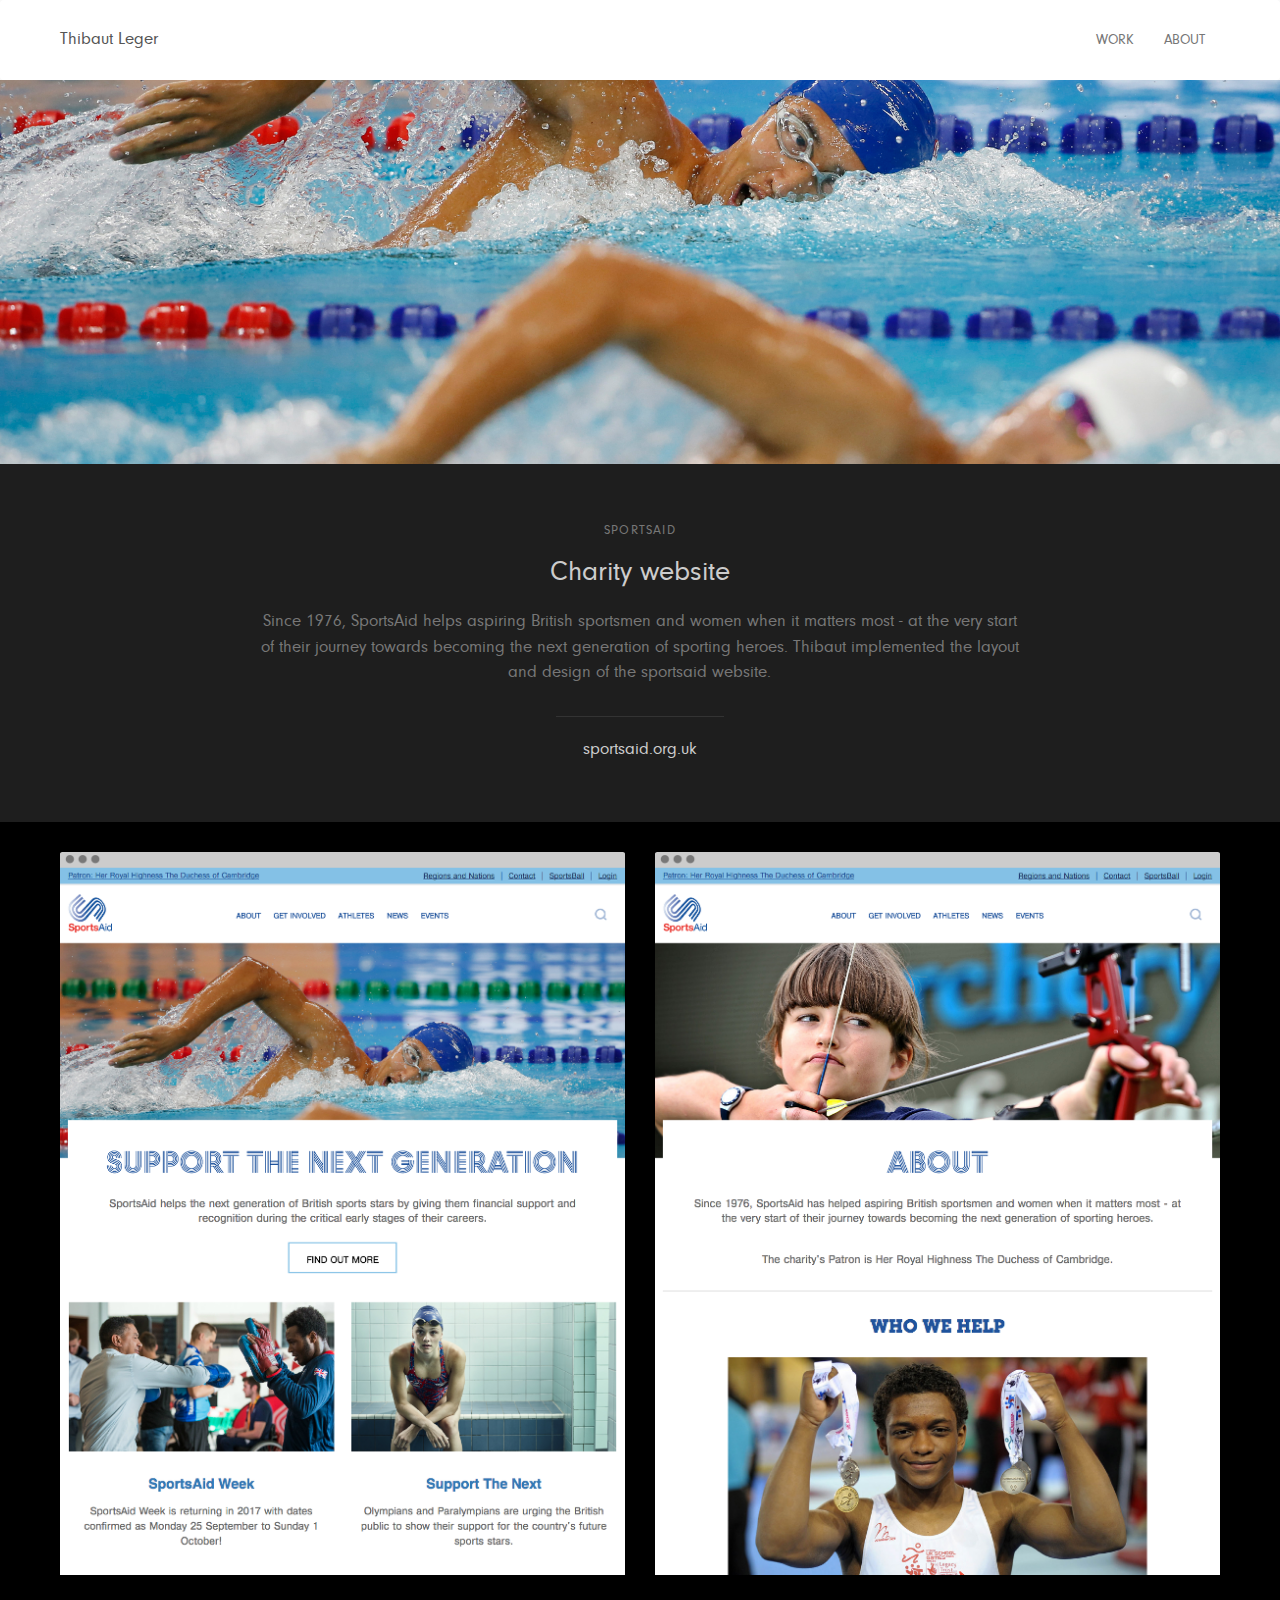
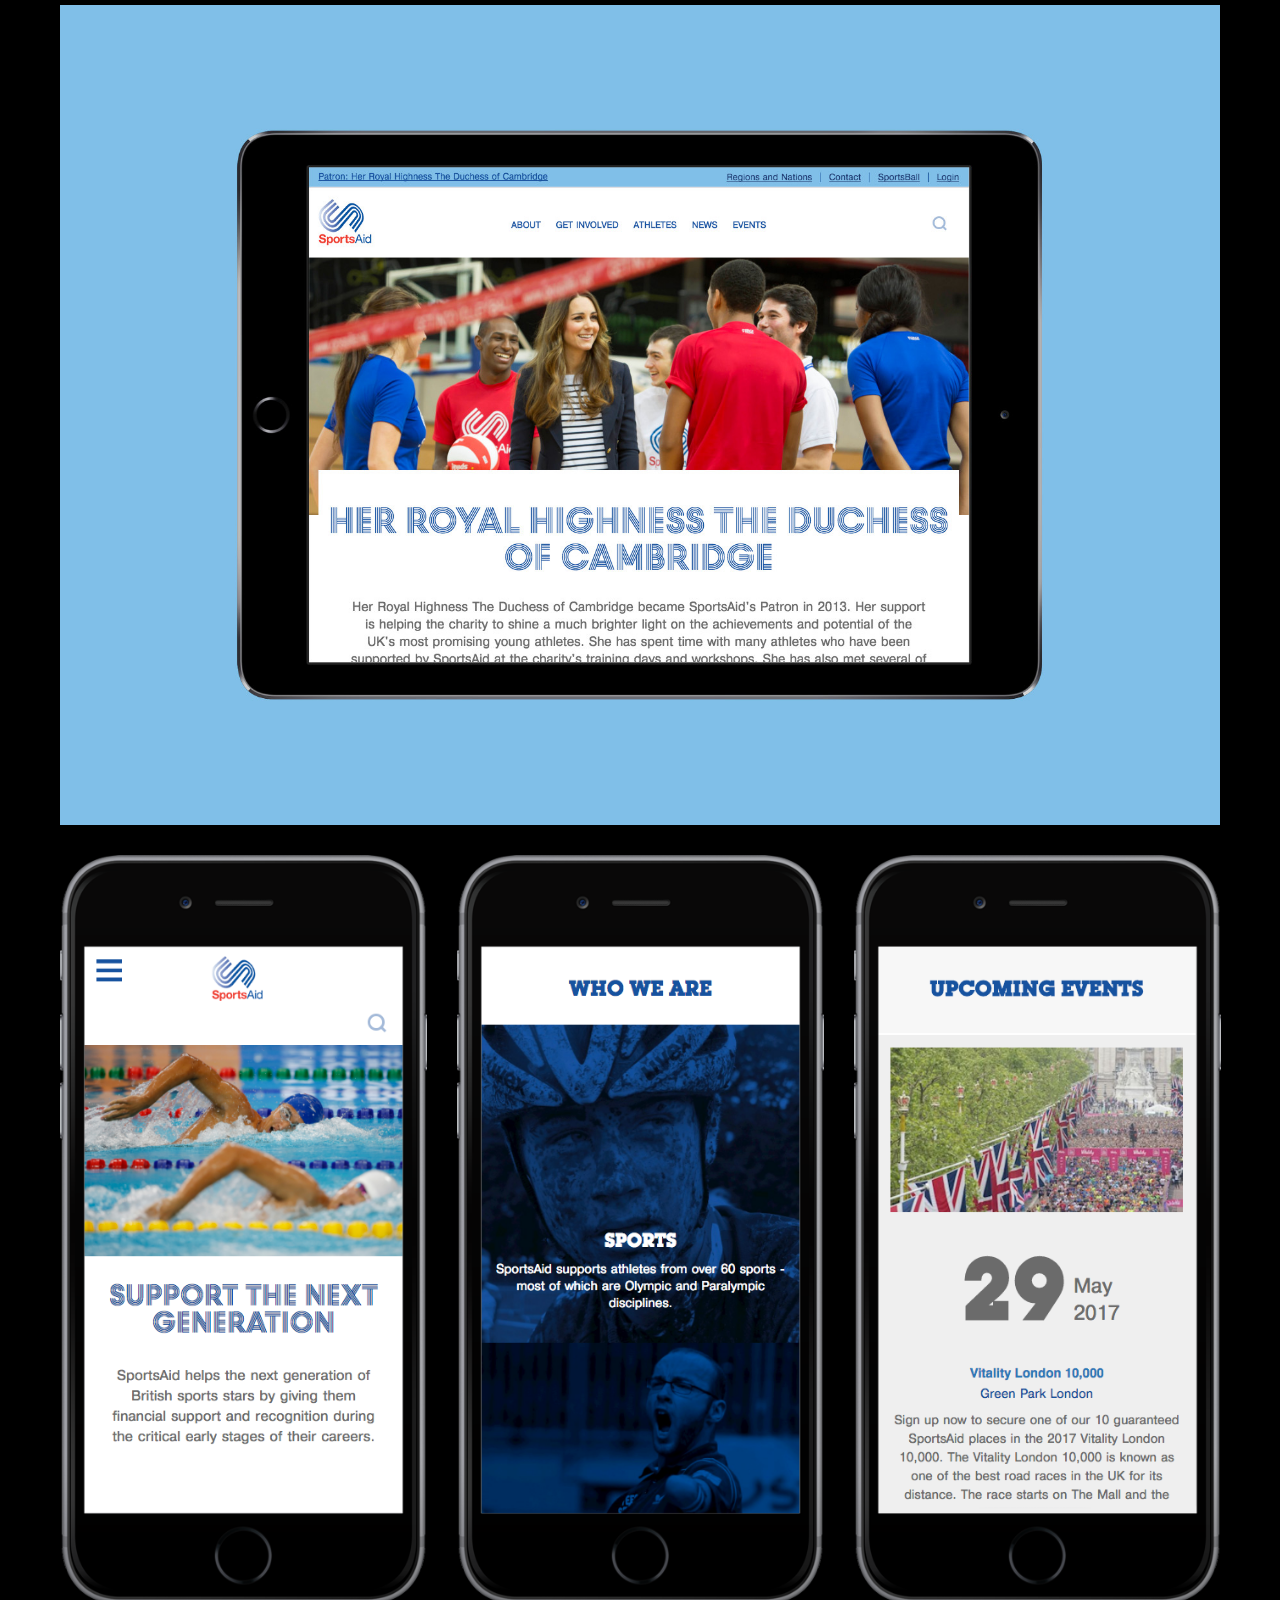
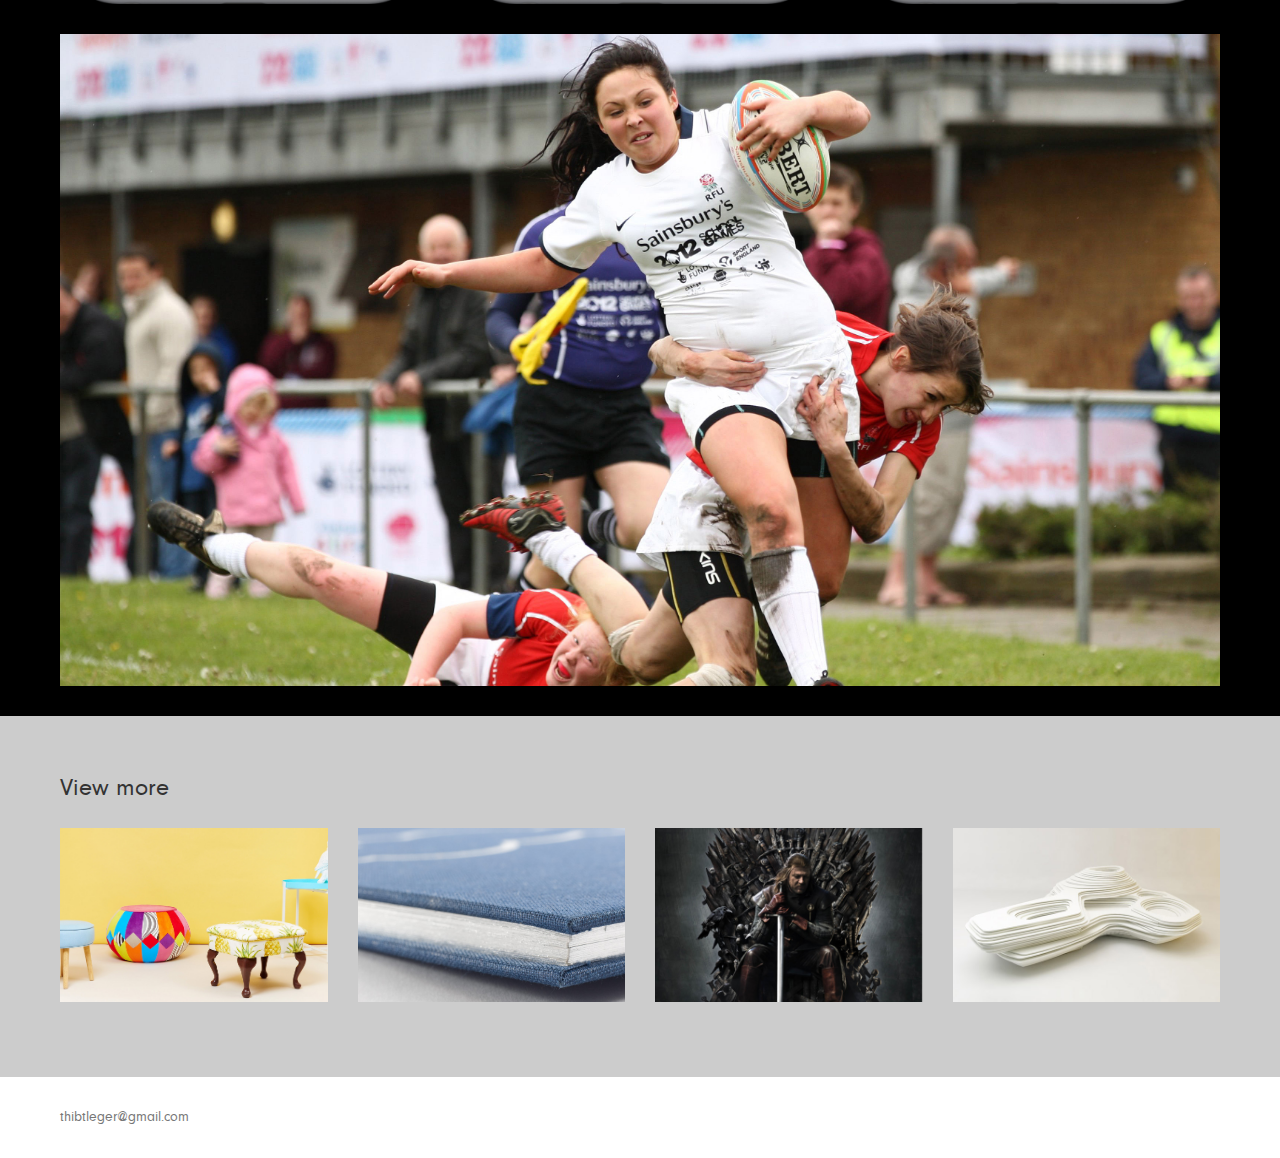
<file: projects/sportsaid/index.html>
<!DOCTYPE html>
<html lang="en">
<head>
	<meta charset="UTF-8">
	<meta name="viewport" content="width=device-width, initial-scale=1.0, maximum-scale=1, user-scalable=0">

	<title>Thibaut Leger | Sportsaid</title>
	<link rel="icon" type="image/x-icon" href="../../favicon.png" />
	<link rel="stylesheet" href="https://maxcdn.bootstrapcdn.com/bootstrap/3.3.7/css/bootstrap.min.css">
	<link rel="stylesheet" href="../../style/style.css">
</head>
<body>
	<nav class="navbar navbar-default">
		<div class="container-fluid">
			<!-- Brand and toggle get grouped for better mobile display -->
			<div class="navbar-header">
				<button type="button" class="navbar-toggle collapsed" data-toggle="collapse" data-target="#bs-example-navbar-collapse-1" aria-expanded="false">
				<span class="sr-only">Toggle navigation</span>
				<span class="icon-bar"></span>
				<span class="icon-bar"></span>
				<span class="icon-bar"></span>
				</button>
				<a class="navbar-brand" href="../../index.html">Thibaut Leger</a>
			</div>

			<!-- Collect the nav links, forms, and other content for toggling -->
			<div class="collapse navbar-collapse" id="bs-example-navbar-collapse-1">
				<ul class="nav navbar-nav navbar-right">
					<li><a href="../../index.html#work">Work</a></li>
					<li><a href="../../index.html#intro">About</a></li>
				</ul>
			</div><!-- /.navbar-collapse -->
		</div><!-- /.container-fluid -->
	</nav>
	
	<!-- featured -->
	<section class="featured-img sportsaid">
		
	</section>
	<!-- /featured -->

	<!-- intro -->
	<section class="intro">
		<div class="container-fluid">
			<div class="row">
				<div class="col-xs-12 col-sm-8 col-sm-offset-2">
					<h1>Sportsaid</h1>
					<h2>Charity website</h2>
					<p>Since 1976, SportsAid helps aspiring British sportsmen and women when it matters most - at the very start of their journey towards becoming the next generation of sporting heroes. Thibaut implemented the layout and design of the sportsaid website.</p>
				</div>
			</div>
			<div class="row">
				<div class="col-xs-4 col-xs-offset-4 col-sm-2 col-sm-offset-5">
					<hr>
				</div>
			</div>
			<div class="row">
				<div class="col-xs-12">
					<a href="http://www.sportsaid.org.uk/" target="_blank">sportsaid.org.uk</a>
				</div>
			</div>
		</div>
	</section>
	<!-- /intro -->

	<!-- content -->
	<section class="content project">
		<div class="container-fluid">
			<div class="row carousel-two-items">
				<div class="col-xs-6">
					<img src="images/sportsaid1.png" alt="Sportsaid">
				</div>
				<div class="col-xs-6">
					<img src="images/sportsaid2.png" alt="Sportsaid">
				</div>
			</div>
			<div class="row">
				<div class="col-xs-12">
					<img src="images/sportsaid4.jpg" alt="Sportsaid">
				</div>
			</div>
			<div class="row carousel-three-items">
				<div class="col-xs-4">
					<img src="images/sportsaid5.png" alt="sportsaid mobile">
				</div>
				<div class="col-xs-4">
					<img src="images/sportsaid6.png" alt="sportsaid mobile">
				</div>
				<div class="col-xs-4">
					<img src="images/sportsaid7.png" alt="sportsaid mobile">
				</div>
			</div>
			<div class="row">
				<div class="col-xs-12">
					<img src="images/sportsaid3.jpg" alt="Sportsaid">
				</div>
			</div>
		</div>
	</section>
	<!-- /content -->
	
	<!-- view-more -->
	<section class="view-more">
		<div class="container-fluid">
			<h2>View more</h2>
			<div class="row">
				<div class="col-xs-6 col-sm-3">
					<div class="project tkmaxx">
						<a href="../tkmaxx/index.html">
							<span>tkmaxx</span>
						</a>
					</div>
				</div>
				<div class="col-xs-6 col-sm-3">
					<div class="project arg">
						<a href="../arg/index.html">
							<span>ARG</span>
						</a>
					</div>
				</div>
				<div class="col-xs-6 col-sm-3">
					<div class="project hbo">
						<a href="../hbo/index.html">
							<span>HBO</span>
						</a>
					</div>
				</div>
				<div class="col-xs-6 col-sm-3">
					<div class="project wallpaper">
						<a href="../wallpaper/index.html">
							<span>Wallpaper*</span>
						</a>
					</div>
				</div>
			</div>
		</div>
	</section>
	<!-- /view-more -->
	
	<!-- footer -->
	<footer>
		<div class="container-fluid">
			<div class="row">
				<div class="col-xs-12">
					<a href="mailto:thibtleger@gmail.com">thibtleger@gmail.com</a>
				</div>
			</div>
		</div>
	</footer>
	<!-- /footer -->
	
	<script>
		(function(i,s,o,g,r,a,m){i['GoogleAnalyticsObject']=r;i[r]=i[r]||function(){
		(i[r].q=i[r].q||[]).push(arguments)},i[r].l=1*new Date();a=s.createElement(o),
		m=s.getElementsByTagName(o)[0];a.async=1;a.src=g;m.parentNode.insertBefore(a,m)
		})(window,document,'script','https://www.google-analytics.com/analytics.js','ga');

		ga('create', 'UA-91209448-1', 'auto');
		ga('send', 'pageview');
	</script>
	<script src="https://ajax.googleapis.com/ajax/libs/jquery/1.12.4/jquery.min.js"></script>
	<script type="text/javascript" src="../../script/slick/slick.min.js"></script>
	<script type="text/javascript" src="../../script/script.js"></script>
	<script src='https://maxcdn.bootstrapcdn.com/bootstrap/3.3.7/js/bootstrap.min.js'></script>
</body>
</html>
</file>
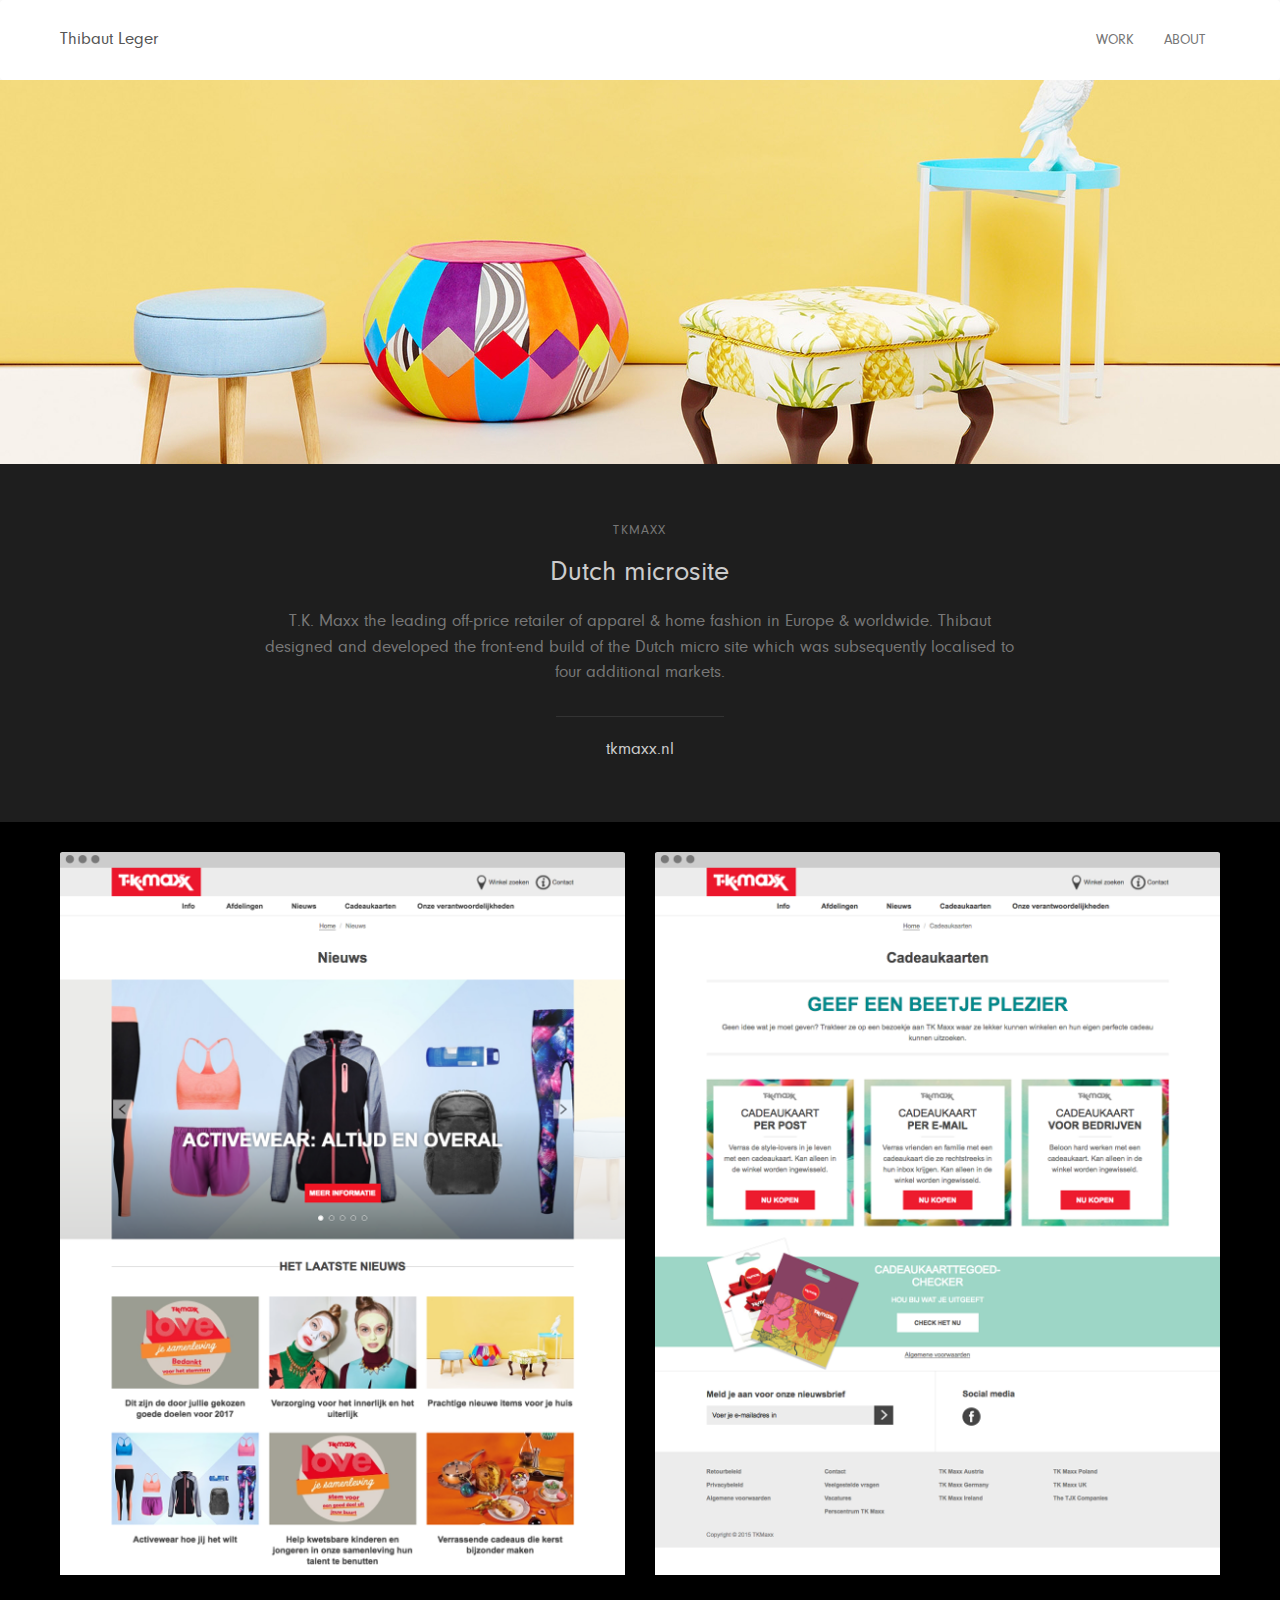
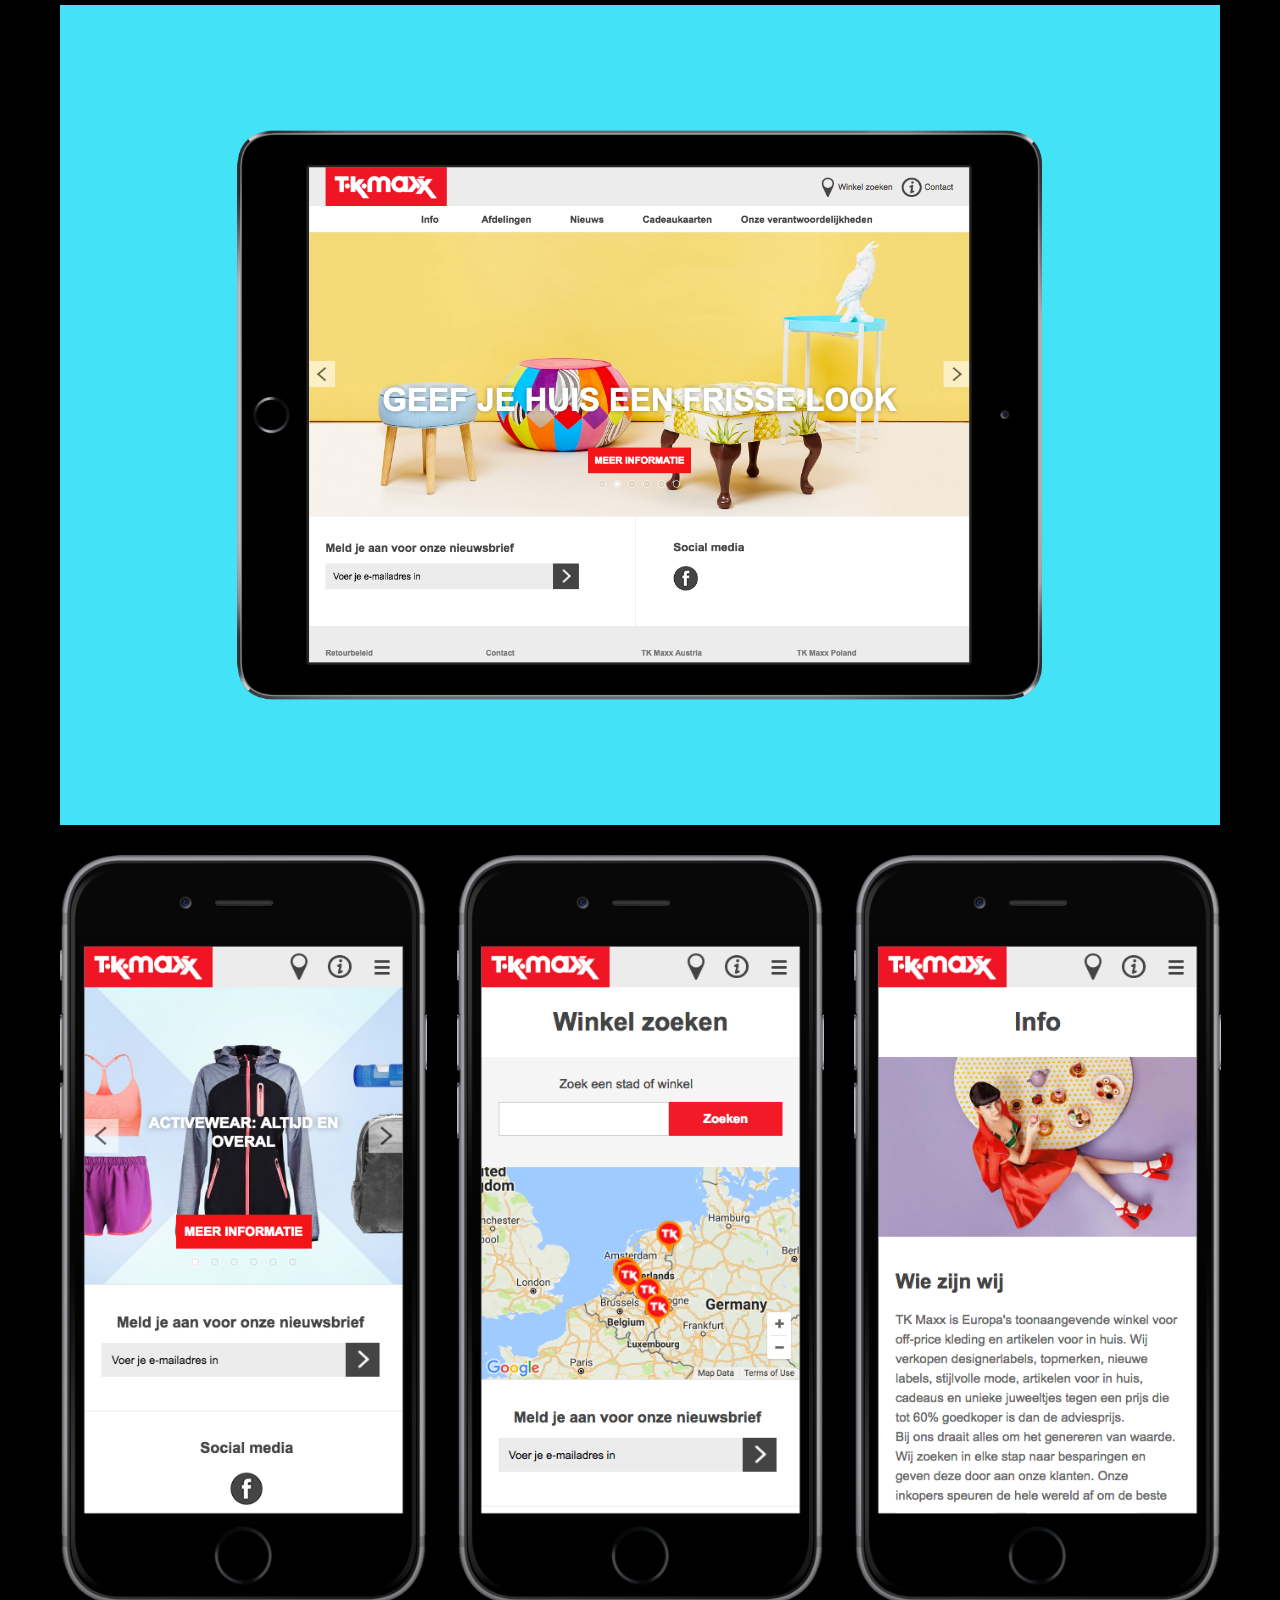
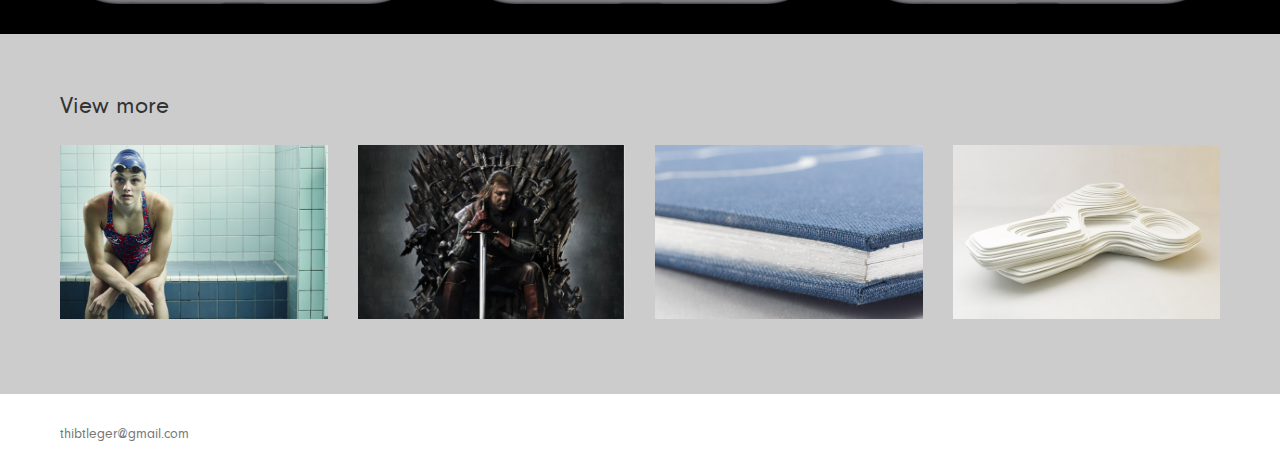
<file: projects/tkmaxx/index.html>
<!DOCTYPE html>
<html lang="en">
<head>
	<meta charset="UTF-8">
	<meta name="viewport" content="width=device-width, initial-scale=1.0, maximum-scale=1, user-scalable=0">

	<title>Thibaut Leger | Sportsaid</title>
	<link rel="icon" type="image/x-icon" href="../../favicon.png" />
	<link rel="stylesheet" href="https://maxcdn.bootstrapcdn.com/bootstrap/3.3.7/css/bootstrap.min.css">
	<link rel="stylesheet" href="../../style/style.css">
</head>
<body>
	<nav class="navbar navbar-default">
		<div class="container-fluid">
			<!-- Brand and toggle get grouped for better mobile display -->
			<div class="navbar-header">
				<button type="button" class="navbar-toggle collapsed" data-toggle="collapse" data-target="#bs-example-navbar-collapse-1" aria-expanded="false">
				<span class="sr-only">Toggle navigation</span>
				<span class="icon-bar"></span>
				<span class="icon-bar"></span>
				<span class="icon-bar"></span>
				</button>
				<a class="navbar-brand" href="../../index.html">Thibaut Leger</a>
			</div>

			<!-- Collect the nav links, forms, and other content for toggling -->
			<div class="collapse navbar-collapse" id="bs-example-navbar-collapse-1">
				<ul class="nav navbar-nav navbar-right">
					<li><a href="../../index.html#work">Work</a></li>
					<li><a href="../../index.html#intro">About</a></li>
				</ul>
			</div><!-- /.navbar-collapse -->
		</div><!-- /.container-fluid -->
	</nav>
	
	<!-- featured -->
	<section class="featured-img tkmaxx">
		
	</section>
	<!-- /featured -->

	<!-- intro -->
	<section class="intro">
		<div class="container-fluid">
			<div class="row">
				<div class="col-xs-12 col-sm-8 col-sm-offset-2">
					<h1>tkmaxx</h1>
					<h2>Dutch microsite</h2>
					<p>T.K. Maxx the leading off-price retailer of apparel &amp; home fashion in Europe &amp; worldwide. Thibaut designed and developed the front-end build of the Dutch micro site which was subsequently localised to four additional markets.</p>
				</div>
			</div>
			<div class="row">
				<div class="col-xs-4 col-xs-offset-4 col-sm-2 col-sm-offset-5">
					<hr>
				</div>
			</div>
			<div class="row">
				<div class="col-xs-12">
					<a href="http://tkmaxx.nl/" target="_blank">tkmaxx.nl</a>
				</div>
			</div>
		</div>
	</section>
	<!-- /intro -->

	<!-- content -->
	<section class="content project">
		<div class="container-fluid">
			<div class="row carousel-two-items">
				<div class="col-xs-6">
					<img src="images/tkmaxx.png" alt="tkmaxx">
				</div>
				<div class="col-xs-6">
					<img src="images/tkmaxx1.png" alt="tkmaxx">
				</div>
			</div>
			<div class="row">
				<div class="col-xs-12">
					<img src="images/tkmaxx2.png" alt="tkmaxx ipad">
				</div>
			</div>
			<div class="row mobile-plus carousel-three-items">
				<div class="col-xs-4">
					<img src="images/tkmaxx3.png" alt="tkmaxx mobile">
				</div>
				<div class="col-xs-4">
					<img src="images/tkmaxx4.png" alt="tkmaxx mobile">
				</div>
				<div class="col-xs-4">
					<img src="images/tkmaxx5.png" alt="tkmaxx mobile">
				</div>
			</div>
		</div>
	</section>
	<!-- /content -->
	
	<!-- view-more -->
	<section class="view-more">
		<div class="container-fluid">
			<h2>View more</h2>
			<div class="row">
				<div class="col-xs-6 col-sm-3">
					<div class="project sportsaid">
						<a href="../sportsaid/index.html">
							<span>Sportsaid</span>
						</a>
					</div>
				</div>
				<div class="col-xs-6 col-sm-3">
					<div class="project hbo">
						<a href="../hbo/index.html">
							<span>HBO</span>
						</a>
					</div>
				</div>
				<div class="col-xs-6 col-sm-3">
					<div class="project arg">
						<a href="../arg/index.html">
							<span>ARG</span>
						</a>
					</div>
				</div>
				<div class="col-xs-6 col-sm-3">
					<div class="project wallpaper">
						<a href="../wallpaper/index.html">
							<span>Wallpaper*</span>
						</a>
					</div>
				</div>
			</div>
		</div>
	</section>
	<!-- /view-more -->
	
	<!-- footer -->
	<footer>
		<div class="container-fluid">
			<div class="row">
				<div class="col-xs-12">
					<a href="mailto:thibtleger@gmail.com">thibtleger@gmail.com</a>
				</div>
			</div>
		</div>
	</footer>
	<!-- /footer -->
	
	<script>
		(function(i,s,o,g,r,a,m){i['GoogleAnalyticsObject']=r;i[r]=i[r]||function(){
		(i[r].q=i[r].q||[]).push(arguments)},i[r].l=1*new Date();a=s.createElement(o),
		m=s.getElementsByTagName(o)[0];a.async=1;a.src=g;m.parentNode.insertBefore(a,m)
		})(window,document,'script','https://www.google-analytics.com/analytics.js','ga');

		ga('create', 'UA-91209448-1', 'auto');
		ga('send', 'pageview');
	</script>
	<script src="https://ajax.googleapis.com/ajax/libs/jquery/1.12.4/jquery.min.js"></script>
	<script type="text/javascript" src="../../script/slick/slick.min.js"></script>
	<script type="text/javascript" src="../../script/script.js"></script>
	<script src='https://maxcdn.bootstrapcdn.com/bootstrap/3.3.7/js/bootstrap.min.js'></script>
</body>
</html>
</file>
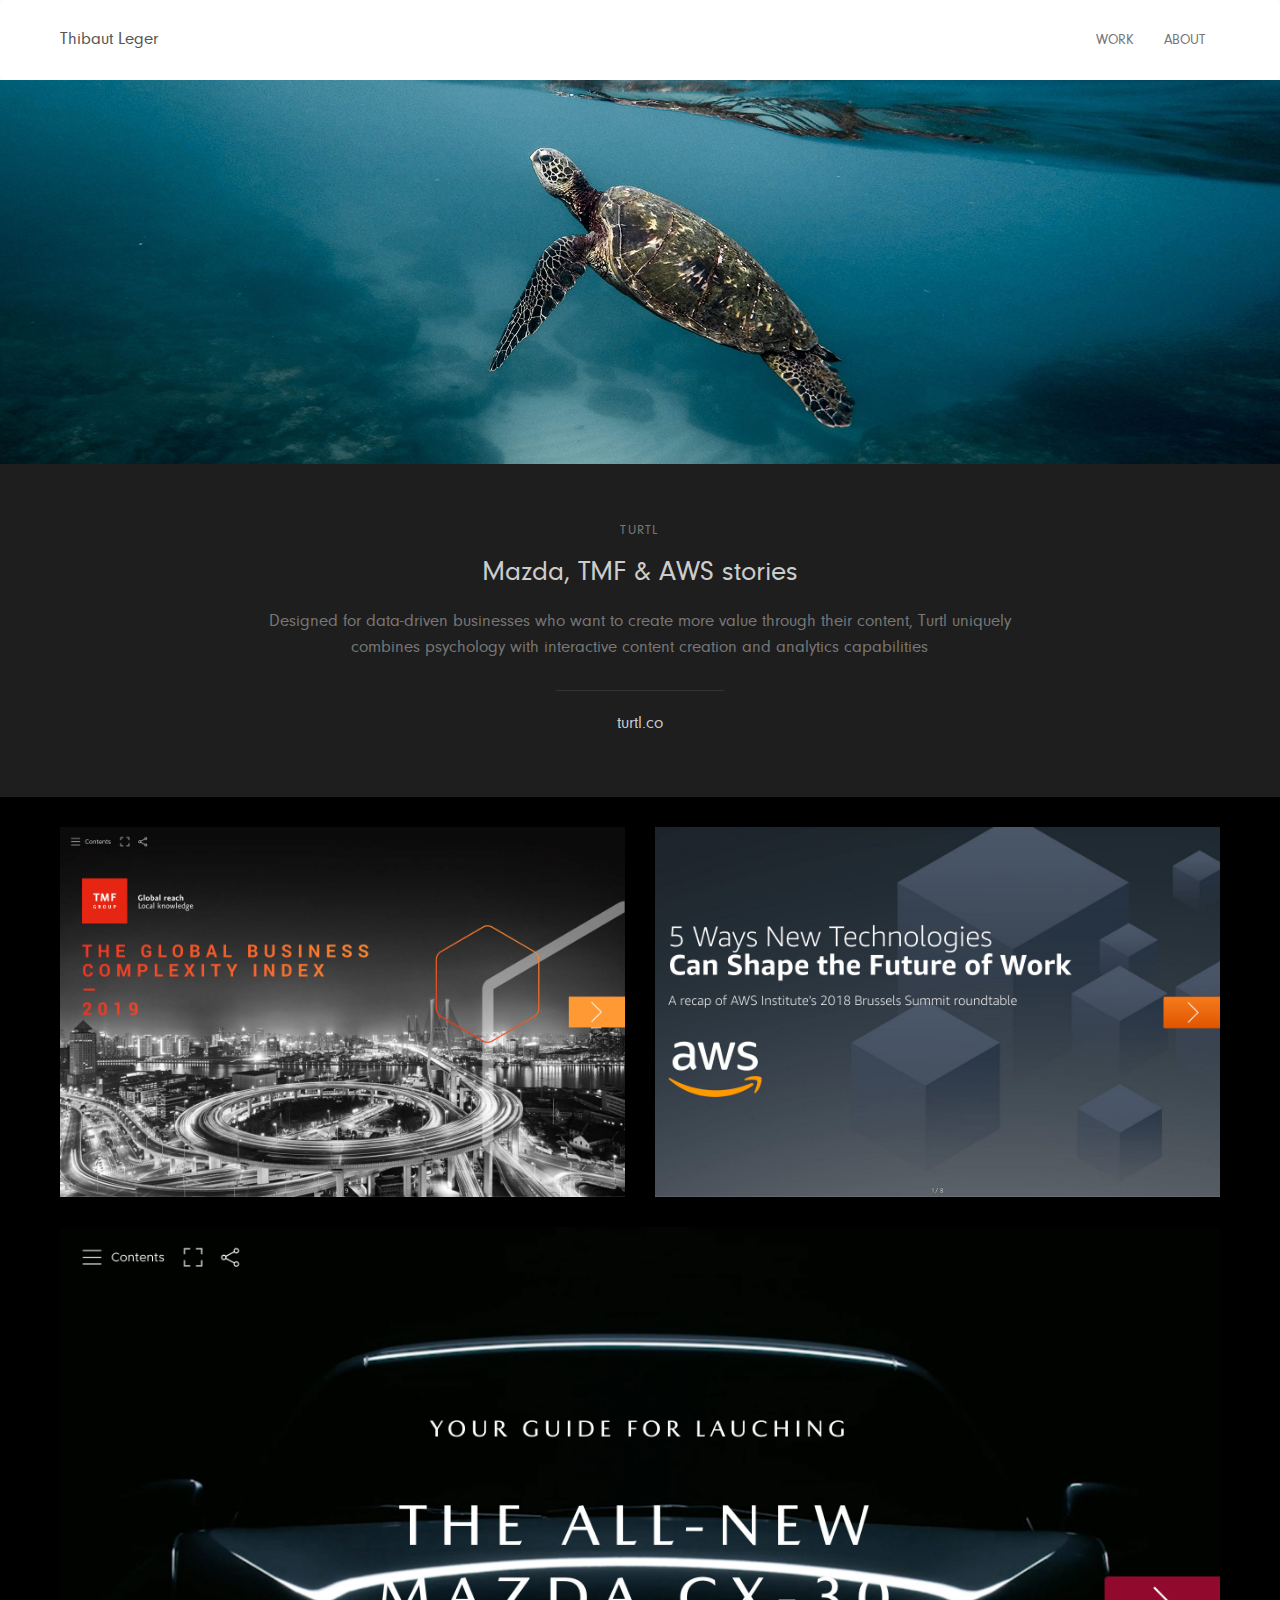
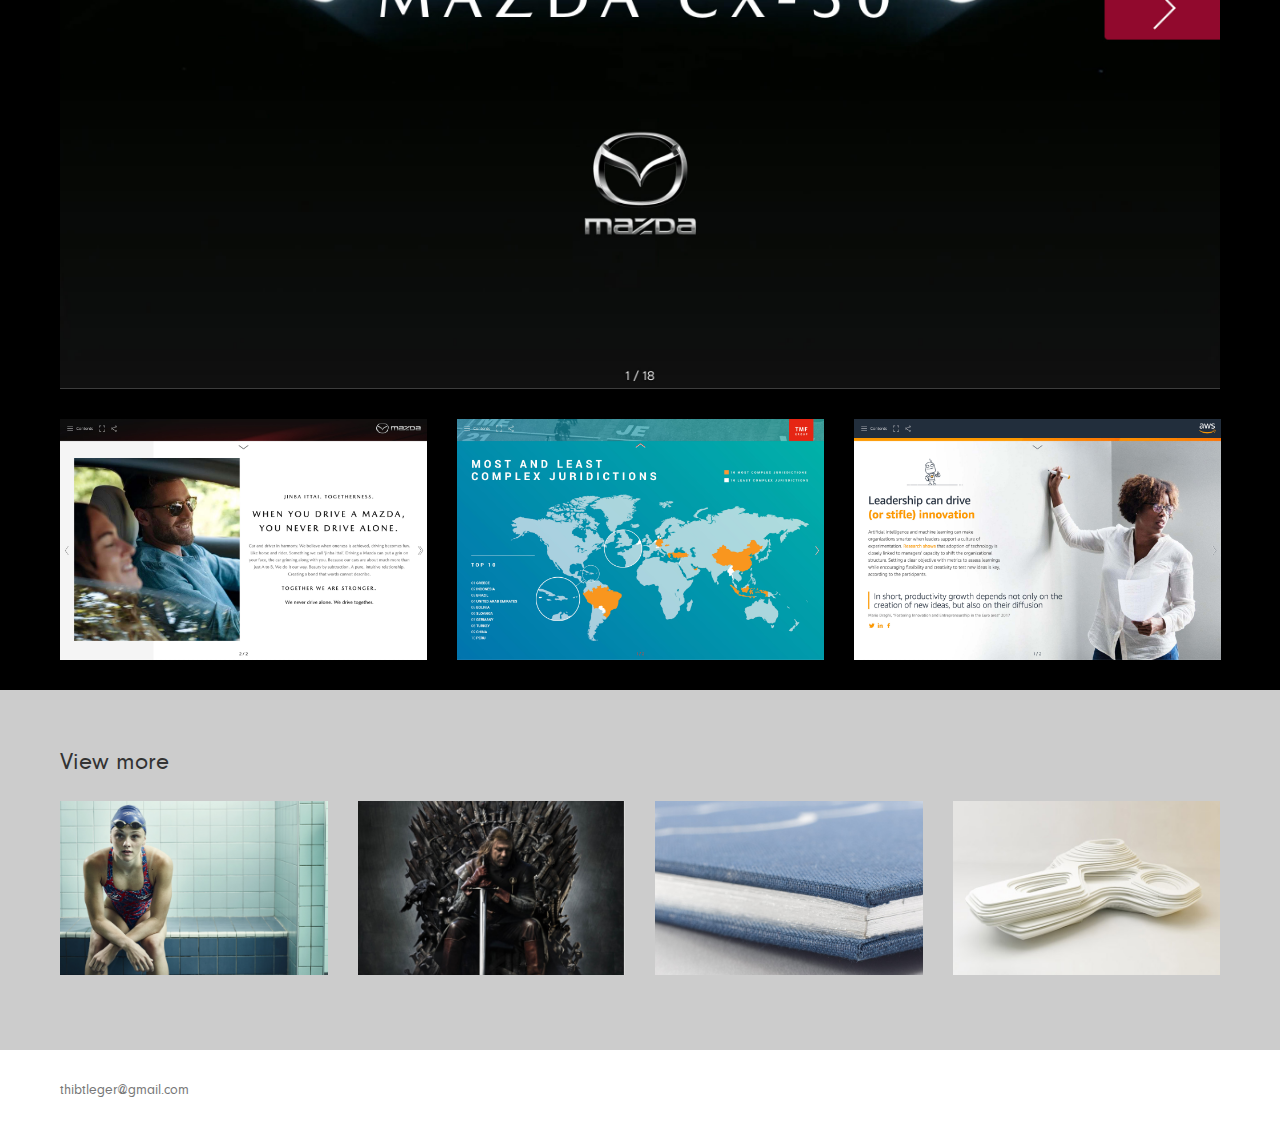
<file: projects/turtl/index.html>
<!DOCTYPE html>
<html lang="en">
<head>
	<meta charset="UTF-8">
	<meta name="viewport" content="width=device-width, initial-scale=1.0, maximum-scale=1, user-scalable=0">

	<title>Thibaut Leger | Sportsaid</title>
	<link rel="icon" type="image/x-icon" href="../../favicon.png" />
	<link rel="stylesheet" href="https://maxcdn.bootstrapcdn.com/bootstrap/3.3.7/css/bootstrap.min.css">
	<link rel="stylesheet" href="../../style/main.css">
</head>
<body>
	<nav class="navbar navbar-default">
		<div class="container-fluid">
			<!-- Brand and toggle get grouped for better mobile display -->
			<div class="navbar-header">
				<button type="button" class="navbar-toggle collapsed" data-toggle="collapse" data-target="#bs-example-navbar-collapse-1" aria-expanded="false">
				<span class="sr-only">Toggle navigation</span>
				<span class="icon-bar"></span>
				<span class="icon-bar"></span>
				<span class="icon-bar"></span>
				</button>
				<a class="navbar-brand" href="../../index.html">Thibaut Leger</a>
			</div>

			<!-- Collect the nav links, forms, and other content for toggling -->
			<div class="collapse navbar-collapse" id="bs-example-navbar-collapse-1">
				<ul class="nav navbar-nav navbar-right">
					<li><a href="../../index.html#work">Work</a></li>
					<li><a href="../../index.html#intro">About</a></li>
				</ul>
			</div><!-- /.navbar-collapse -->
		</div><!-- /.container-fluid -->
	</nav>
	
	<!-- featured -->
	<section class="featured-img turtl">
		
	</section>
	<!-- /featured -->

	<!-- intro -->
	<section class="intro">
		<div class="container-fluid">
			<div class="row">
				<div class="col-xs-12 col-sm-8 col-sm-offset-2">
					<h1>Turtl</h1>
					<h2>Mazda, TMF & AWS stories</h2>
					<p>Designed for data-driven businesses who want to create more value through their content, Turtl uniquely combines psychology with interactive content creation and analytics capabilities</p>
				</div>
			</div>
			<div class="row">
				<div class="col-xs-4 col-xs-offset-4 col-sm-2 col-sm-offset-5">
					<hr>
				</div>
			</div>
			<div class="row">
				<div class="col-xs-12">
					<a href="https://turtl.co/" target="_blank">turtl.co</a>
				</div>
			</div>
		</div>
	</section>
	<!-- /intro -->

	<!-- content -->
	<section class="content project">
		<div class="container-fluid">
			<div class="row carousel-two-items">
				<div class="col-xs-6">
					<a href="https://trial.turtl.co/story/the-global-business-complexity-index-2019" target="_blank"><img src="images/tmf1.jpg" alt="TMF"></a>
				</div>
				<div class="col-xs-6">
					<a href="https://trial.turtl.co/story/aws-5-ways-internal/" target="_blank"><img src="images/aws1.jpg" alt="AWS"></a>
				</div>
			</div>
			<div class="row">
				<div class="col-xs-12">
					<a href="https://trial.turtl.co/story/your-guide-for-launching-the-all-new-mazda-cx-30/" target="_blank"><img src="images/mazda1.jpg" alt="Mazda"></a>
				</div>
			</div>
			<div class="row mobile-plus carousel-three-items">
				<div class="col-xs-4">
					<img src="images/mazda2.jpg" alt="Mazda">
				</div>
				<div class="col-xs-4">
					<img src="images/tmf2.jpg" alt="TMF">
				</div>
				<div class="col-xs-4">
					<img src="images/aws2.jpg" alt="AWS">
				</div>
			</div>
		</div>
	</section>
	<!-- /content -->
	
	<!-- view-more -->
	<section class="view-more">
		<div class="container-fluid">
			<h2>View more</h2>
			<div class="row">
				<div class="col-xs-6 col-sm-3">
					<div class="project sportsaid">
						<a href="../sportsaid/index.html">
							<span>Sportsaid</span>
						</a>
					</div>
				</div>
				<div class="col-xs-6 col-sm-3">
					<div class="project hbo">
						<a href="../hbo/index.html">
							<span>HBO</span>
						</a>
					</div>
				</div>
				<div class="col-xs-6 col-sm-3">
					<div class="project arg">
						<a href="../arg/index.html">
							<span>ARG</span>
						</a>
					</div>
				</div>
				<div class="col-xs-6 col-sm-3">
					<div class="project wallpaper">
						<a href="../wallpaper/index.html">
							<span>Wallpaper*</span>
						</a>
					</div>
				</div>
			</div>
		</div>
	</section>
	<!-- /view-more -->
	
	<!-- footer -->
	<footer>
		<div class="container-fluid">
			<div class="row">
				<div class="col-xs-12">
					<a href="mailto:thibtleger@gmail.com">thibtleger@gmail.com</a>
				</div>
			</div>
		</div>
	</footer>
	<!-- /footer -->
	
	<script>
		(function(i,s,o,g,r,a,m){i['GoogleAnalyticsObject']=r;i[r]=i[r]||function(){
		(i[r].q=i[r].q||[]).push(arguments)},i[r].l=1*new Date();a=s.createElement(o),
		m=s.getElementsByTagName(o)[0];a.async=1;a.src=g;m.parentNode.insertBefore(a,m)
		})(window,document,'script','https://www.google-analytics.com/analytics.js','ga');

		ga('create', 'UA-91209448-1', 'auto');
		ga('send', 'pageview');
	</script>
	<script src="https://ajax.googleapis.com/ajax/libs/jquery/1.12.4/jquery.min.js"></script>
	<script type="text/javascript" src="../../script/slick/slick.min.js"></script>
	<script type="text/javascript" src="../../script/script.js"></script>
	<script src='https://maxcdn.bootstrapcdn.com/bootstrap/3.3.7/js/bootstrap.min.js'></script>
</body>
</html>
</file>
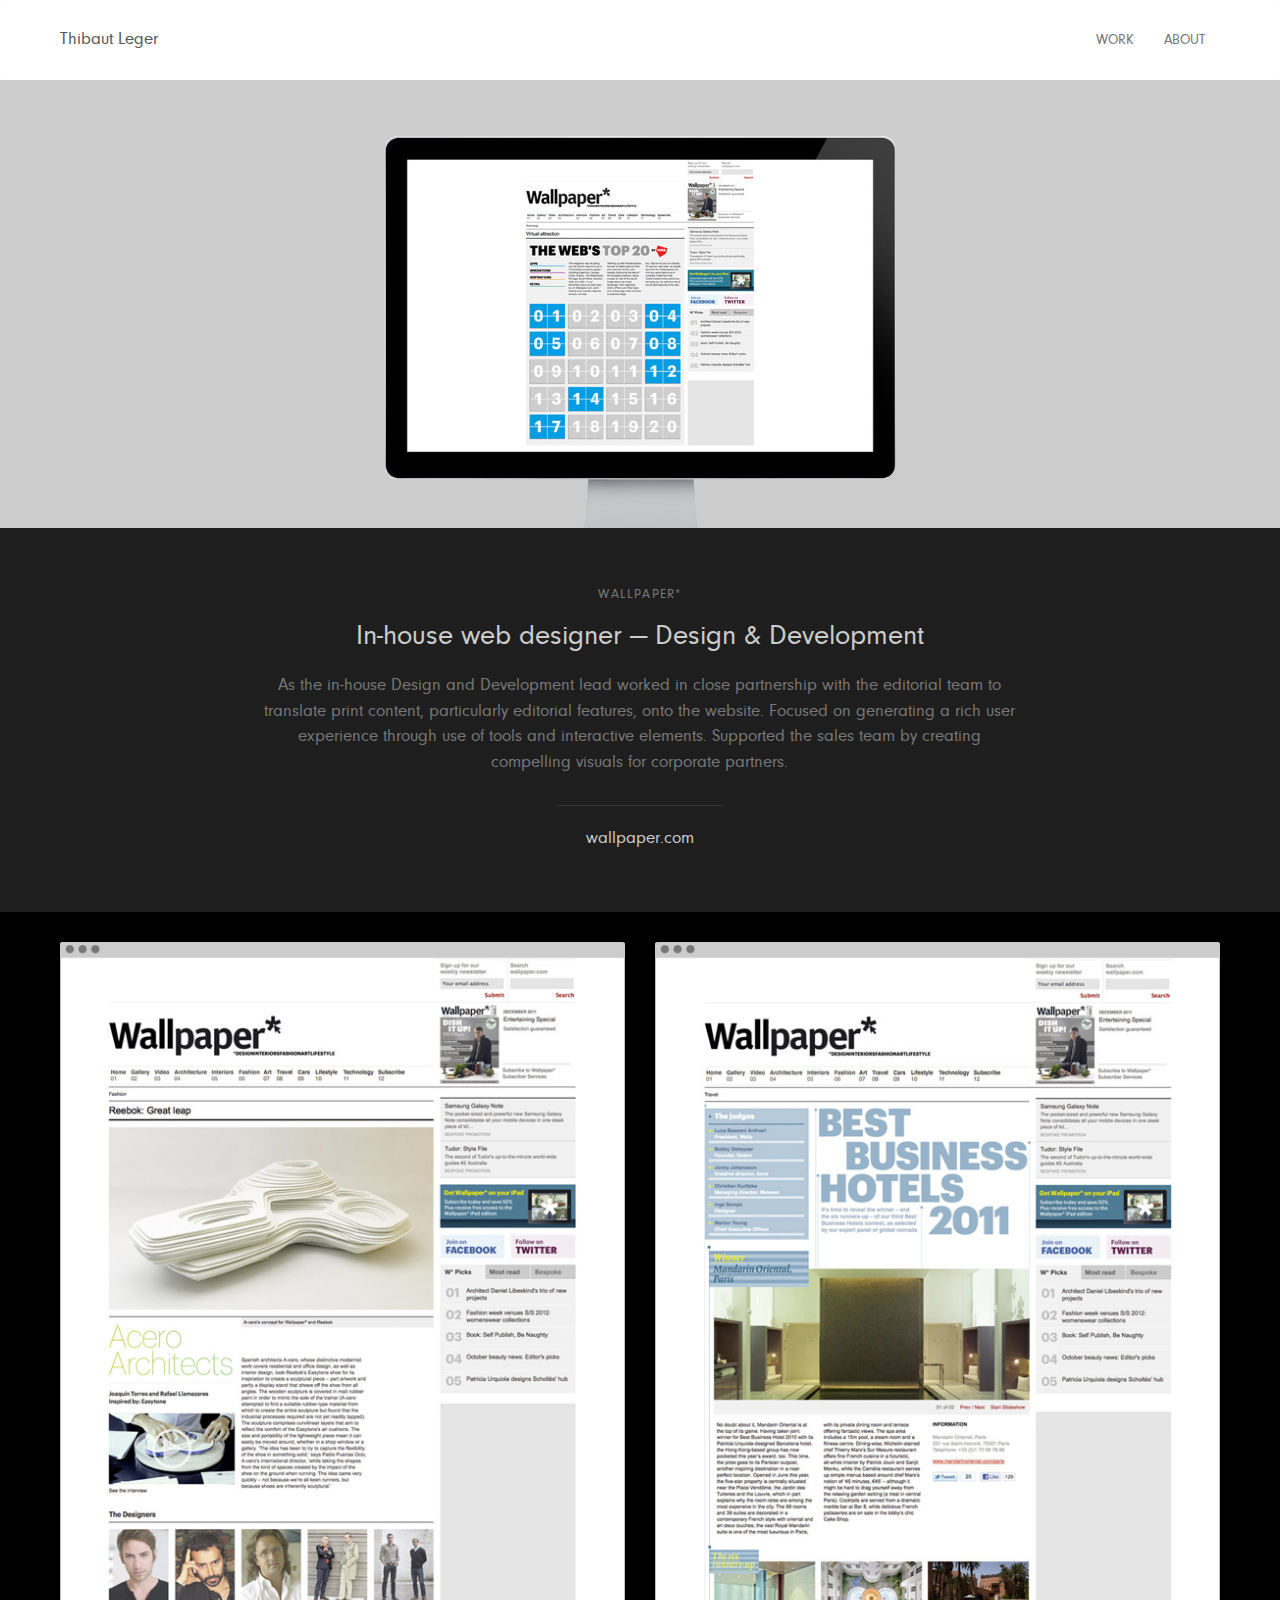
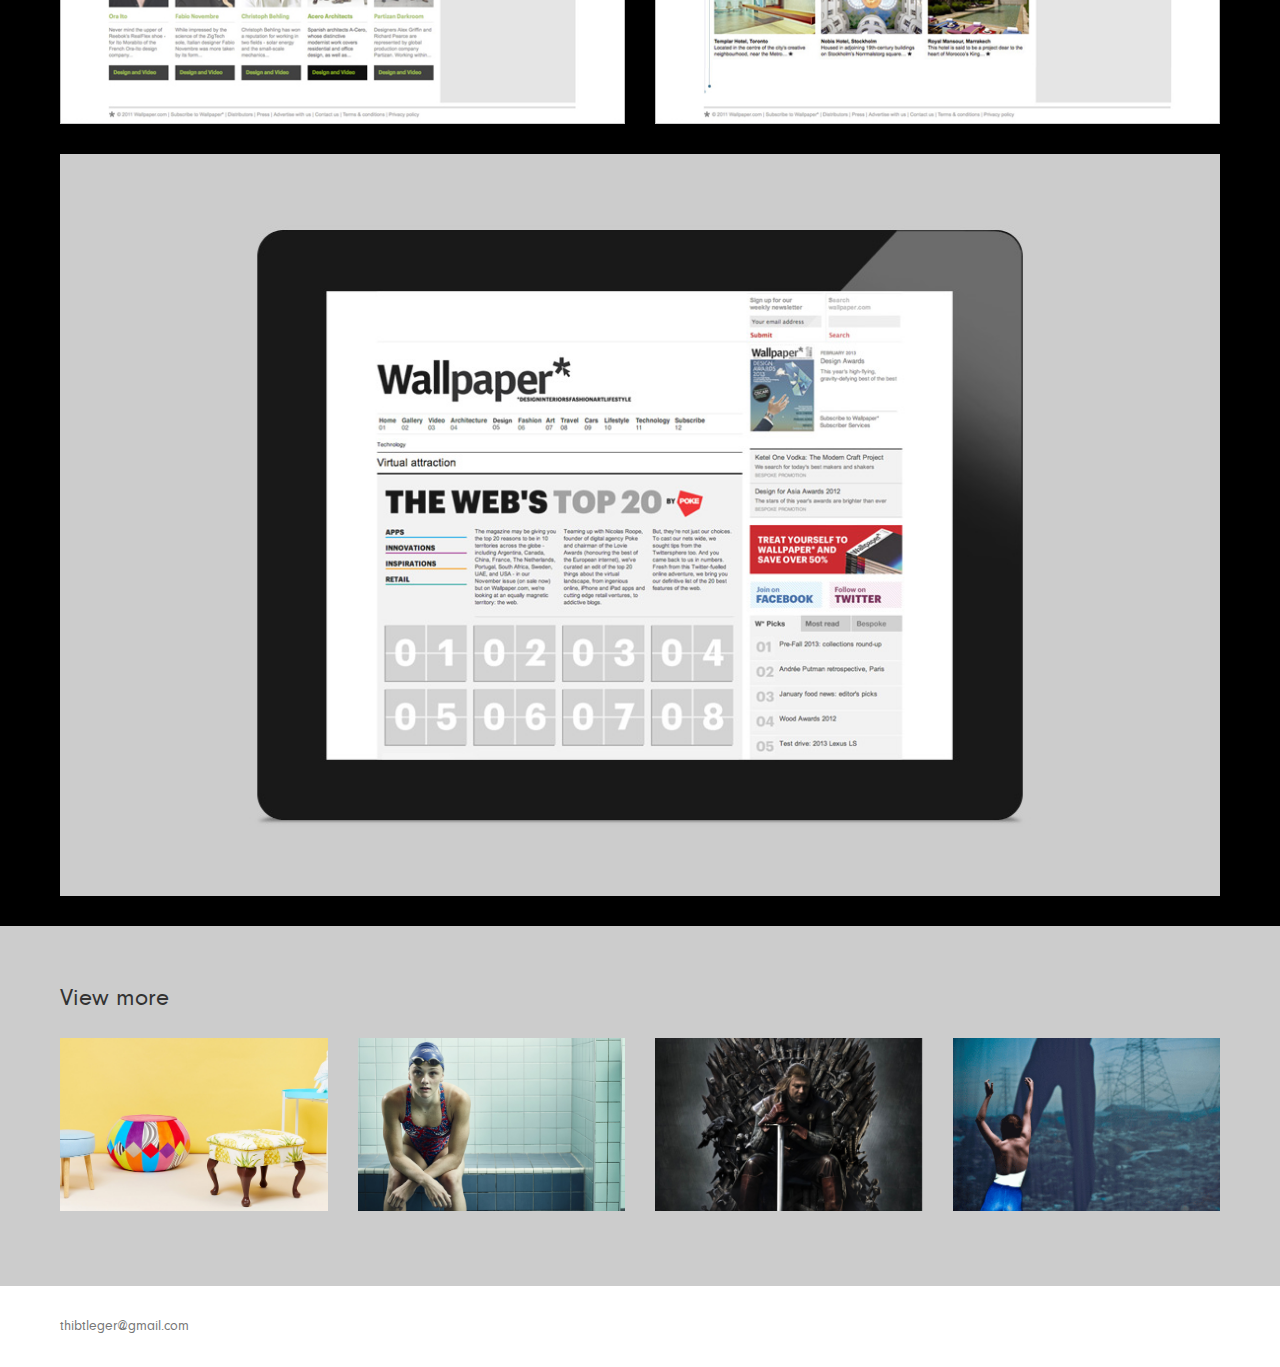
<file: projects/wallpaper/index.html>
<!DOCTYPE html>
<html lang="en">
<head>
	<meta charset="UTF-8">
	<meta name="viewport" content="width=device-width, initial-scale=1.0, maximum-scale=1, user-scalable=0">

	<title>Thibaut Leger | Almine Rech Gallery</title>
	<link rel="icon" type="image/x-icon" href="../../favicon.png" />
	<link rel="stylesheet" href="https://maxcdn.bootstrapcdn.com/bootstrap/3.3.7/css/bootstrap.min.css">
	<link rel="stylesheet" href="../../style/style.css">
</head>
<body>
	<nav class="navbar navbar-default">
		<div class="container-fluid">
			<!-- Brand and toggle get grouped for better mobile display -->
			<div class="navbar-header">
				<button type="button" class="navbar-toggle collapsed" data-toggle="collapse" data-target="#bs-example-navbar-collapse-1" aria-expanded="false">
				<span class="sr-only">Toggle navigation</span>
				<span class="icon-bar"></span>
				<span class="icon-bar"></span>
				<span class="icon-bar"></span>
				</button>
				<a class="navbar-brand" href="../../index.html">Thibaut Leger</a>
			</div>

			<!-- Collect the nav links, forms, and other content for toggling -->
			<div class="collapse navbar-collapse" id="bs-example-navbar-collapse-1">
				<ul class="nav navbar-nav navbar-right">
					<li><a href="../../index.html#work">Work</a></li>
					<li><a href="../../index.html#intro">About</a></li>
				</ul>
			</div><!-- /.navbar-collapse -->
		</div><!-- /.container-fluid -->
	</nav>
	
	<!-- featured -->
	<section class="featured-img wallpaper">
		
	</section>
	<!-- /featured -->

	<!-- intro -->
	<section class="intro">
		<div class="container-fluid">
			<div class="row">
				<div class="col-xs-12 col-sm-8 col-sm-offset-2">
					<h1>Wallpaper*</h1>
					<h2>In-house web designer — Design &amp; Development</h2>
					<p>As the in-house Design and Development lead worked in close partnership with the editorial team to translate print content, particularly editorial features, onto the website. Focused on generating a rich user experience through use of tools and interactive elements. Supported the sales team by creating compelling visuals for corporate partners.</p>
				</div>
			</div>
			<div class="row">
				<div class="col-xs-4 col-xs-offset-4 col-sm-2 col-sm-offset-5">
					<hr>
				</div>
			</div>
			<div class="row">
				<div class="col-xs-12">
					<a href="http://www.wallpaper.com/" target="_blank">wallpaper.com</a>
				</div>
			</div>
		</div>
	</section>
	<!-- /intro -->

	<!-- content -->
	<section class="content project">
		<div class="container-fluid">
			<div class="row carousel-two-items">
				<div class="col-xs-6">
					<img src="images/wallpaper1.png" alt="Wallpaper*">
				</div>
				<div class="col-xs-6">
					<img src="images/wallpaper2.png" alt="Wallpaper*">
				</div>
			</div>
			<div class="row">
				<div class="col-xs-12">
					<img src="images/wallpaper3.jpg" alt="Wallpaper*">
				</div>
			</div>
		</div>
	</section>
	<!-- /content -->
	
	<!-- view-more -->
	<section class="view-more">
		<div class="container-fluid">
			<h2>View more</h2>
			<div class="row">
				<div class="col-xs-6 col-sm-3">
					<div class="project tkmaxx">
						<a href="../tkmaxx/index.html">
							<span>tkmaxx</span>
						</a>
					</div>
				</div>
				<div class="col-xs-6 col-sm-3">
					<div class="project sportsaid">
						<a href="../sportsaid/index.html">
							<span>Sportsaid</span>
						</a>
					</div>
				</div>
				<div class="col-xs-6 col-sm-3">
					<div class="project hbo">
						<a href="../hbo/index.html">
							<span>HBO</span>
						</a>
					</div>
				</div>
				<div class="col-xs-6 col-sm-3">
					<div class="project or-nothing">
						<a href="../or-nothing/index.html">
							<span>or nothing</span>
						</a>
					</div>
				</div>
			</div>
		</div>
	</section>
	<!-- /view-more -->
	
	<!-- footer -->
	<footer>
		<div class="container-fluid">
			<div class="row">
				<div class="col-xs-12">
					<a href="mailto:thibtleger@gmail.com">thibtleger@gmail.com</a>
				</div>
			</div>
		</div>
	</footer>
	<!-- /footer -->
	
	<script>
		(function(i,s,o,g,r,a,m){i['GoogleAnalyticsObject']=r;i[r]=i[r]||function(){
		(i[r].q=i[r].q||[]).push(arguments)},i[r].l=1*new Date();a=s.createElement(o),
		m=s.getElementsByTagName(o)[0];a.async=1;a.src=g;m.parentNode.insertBefore(a,m)
		})(window,document,'script','https://www.google-analytics.com/analytics.js','ga');

		ga('create', 'UA-91209448-1', 'auto');
		ga('send', 'pageview');
	</script>
	<script src="https://ajax.googleapis.com/ajax/libs/jquery/1.12.4/jquery.min.js"></script>
	<script type="text/javascript" src="../../script/slick/slick.min.js"></script>
	<script type="text/javascript" src="../../script/script.js"></script>
	<script src='https://maxcdn.bootstrapcdn.com/bootstrap/3.3.7/js/bootstrap.min.js'></script>
</body>
</html>
</file>
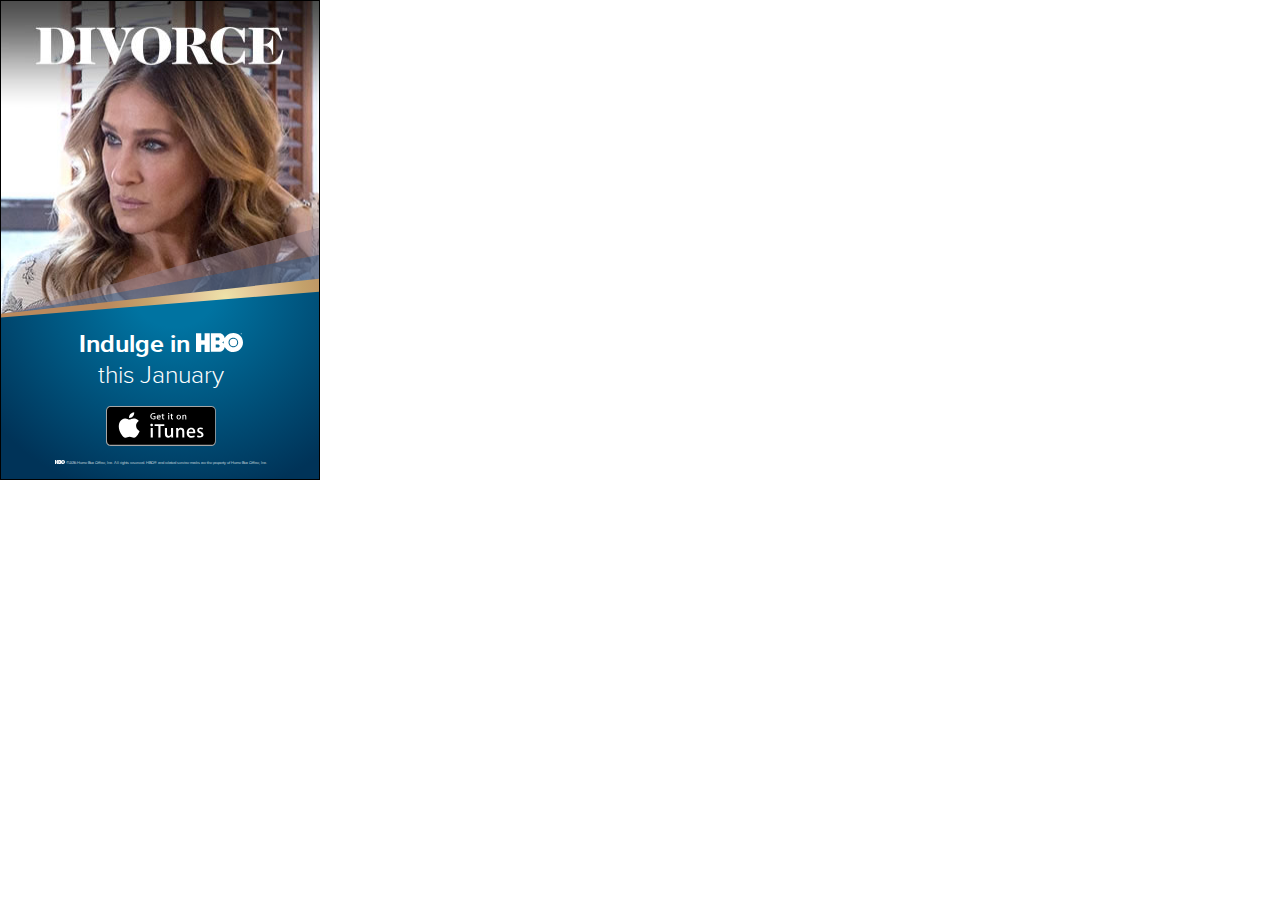
<file: projects/hbo/320x480/index.html>
<!DOCTYPE html><html lang="en"><head><meta charset="UTF-8"><title>Indulge in HBO</title><style>h2,h3,p{font-weight:400;font-size:25px;color:#FFF}.sp,h2,h3,p{text-align:center}.sp,body,html,section.container{box-sizing:border-box}#h3-f1>span,#h3-f1>sup,.sp>sup{vertical-align:top}body,html{margin:0;padding:0}@font-face{font-family:Proxima-Bold;src:url(fonts/Proxima-Bold.woff) format("woff")}@font-face{font-family:Proxima-Light;src:url(fonts/Proxima-Light.woff) format("woff")}a,section.body,section.container{position:absolute;width:320px;height:480px}a,img,section.body{top:0;left:0}img[src="images/HBO.svg"],img[src="images/wb.png"]{position:relative}img[src="images/amazon-logo.png"]{position:absolute;width:172px;height:66px;top:214px;left:115px}img[src="images/iTunes.svg"]{position:absolute;height:40px;top:405px;left:105px}h2,h3,p{display:inline-block;font-family:Proxima-Bold,helvetica,arial,sans-serif;line-height:30px;position:absolute;width:100%}#h2-f1 span,#h2-f2,.sp,h3{font-family:Proxima-Light,helvetica,arial,sans-serif}p{font-size:4px}section.container{overflow:hidden;position:relative;border:1px solid #000}section.body{overflow:hidden}section.top-container>div{position:absolute;overflow:hidden;left:0;top:0;width:1280px;z-index:1;height:313px;background:url(images/main-image.jpg) repeat-x;background-size:960px 313px;-webkit-animation:main-image 15s 2;-moz-animation:main-image 15s 2;animation:main-image 15s 2;animation-timing-function:ease-in-out}.copy{height:480px;width:320px;background:url(images/mask_320x480.svg) bottom no-repeat;position:absolute;z-index:1}.f1{-webkit-animation:frame1 15s 2;-moz-animation:frame1 15s 2;animation:frame1 15s 2;animation-timing-function:ease-in-out}.f2{opacity:0;-webkit-animation:frame2 15s 2;-moz-animation:frame2 15s 2;animation:frame2 15s 2;animation-timing-function:ease-in-out}#h2-f1{top:307px}#h2-f2{top:322px}#h2-f1>img[src="images/HBO.svg"],#h2-f2>img[src="images/HBO.svg"]{height:19px}#h3-f1{top:362px;left:0}.sp{top:443px;left:0}.sp>img[src="images/HBO.svg"]{height:4px}@-webkit-keyframes frame1{3.3333%{opacity:0}24.666%,8%{opacity:1}29.333%,56%{opacity:0}100%,61.333%,77.333%{opacity:1}}@-moz-keyframes frame1{3.3333%{opacity:0}24.666%,8%{opacity:1}29.333%,56%{opacity:0}100%,61.333%,77.333%{opacity:1}}@keyframes frame1{3.3333%{opacity:0}24.666%,8%{opacity:1}29.333%,56%{opacity:0}100%,61.333%,77.333%{opacity:1}}@-webkit-keyframes frame2{0%,29.333%{opacity:0}34.666%,51.333%{opacity:1}100%,56%{opacity:0}}@-moz-keyframes frame2{0%,29.333%{opacity:0}34.666%,51.333%{opacity:1}100%,56%{opacity:0}}@keyframes frame2{0%,29.333%{opacity:0}34.666%,51.333%{opacity:1}100%,56%{opacity:0}}@keyframes endframe-sp{0%,56%{opacity:0}100%,61.333%,77.333%{opacity:1}}@-webkit-keyframes main-image{0%,29.333%{left:0}34.666%,56%{left:-320px}61.333%,95%{left:-640px}100%{left:-960px}}@-moz-keyframes main-image{0%,29.333%{-moz-transform:translateX(0);transform:translateX(0)}34.666%,56%{-moz-transform:translateX(-320px);transform:translateX(-320px)}61.333%,95%{-moz-transform:translateX(-640px);transform:translateX(-640px)}100%{-moz-transform:translateX(-960px);transform:translateX(-960px)}}@keyframes main-image{0%,29.333%{-webkit-transform:translateX(0);-moz-transform:translateX(0);-ms-transform:translateX(0);transform:translateX(0)}34.666%,56%{-webkit-transform:translateX(-320px);-moz-transform:translateX(-320px);-ms-transform:translateX(-320px);transform:translateX(-320px)}61.333%,95%{-webkit-transform:translateX(-640px);-moz-transform:translateX(-640px);-ms-transform:translateX(-640px);transform:translateX(-640px)}100%{-webkit-transform:translateX(-960px);-moz-transform:translateX(-960px);-ms-transform:translateX(-960px);transform:translateX(-960px)}}</style></head><body><section class="container"><section class="body">&nbsp;</section><section class="top-container"><div class="mainIng">&nbsp;</div></section><section class="copy"><h2 id="h2-f1" class="f1">Indulge in <img src="images/HBO.svg" alt="HBO"><br><span>this January</span></h2><img src="images/iTunes.svg" alt="iTunes"><h2 id="h2-f2" class="f2 endframe">Great TV. Great Offers.</h2><p class="sp"><img src="images/HBO.svg" alt="HBO">&nbsp;&copy;2016 Home Box Office, Inc. All rights reserved. HBO<sup>&reg;</sup> and related service marks are the property of Home Box Office, Inc.</p></section></section></body></html>
</file>
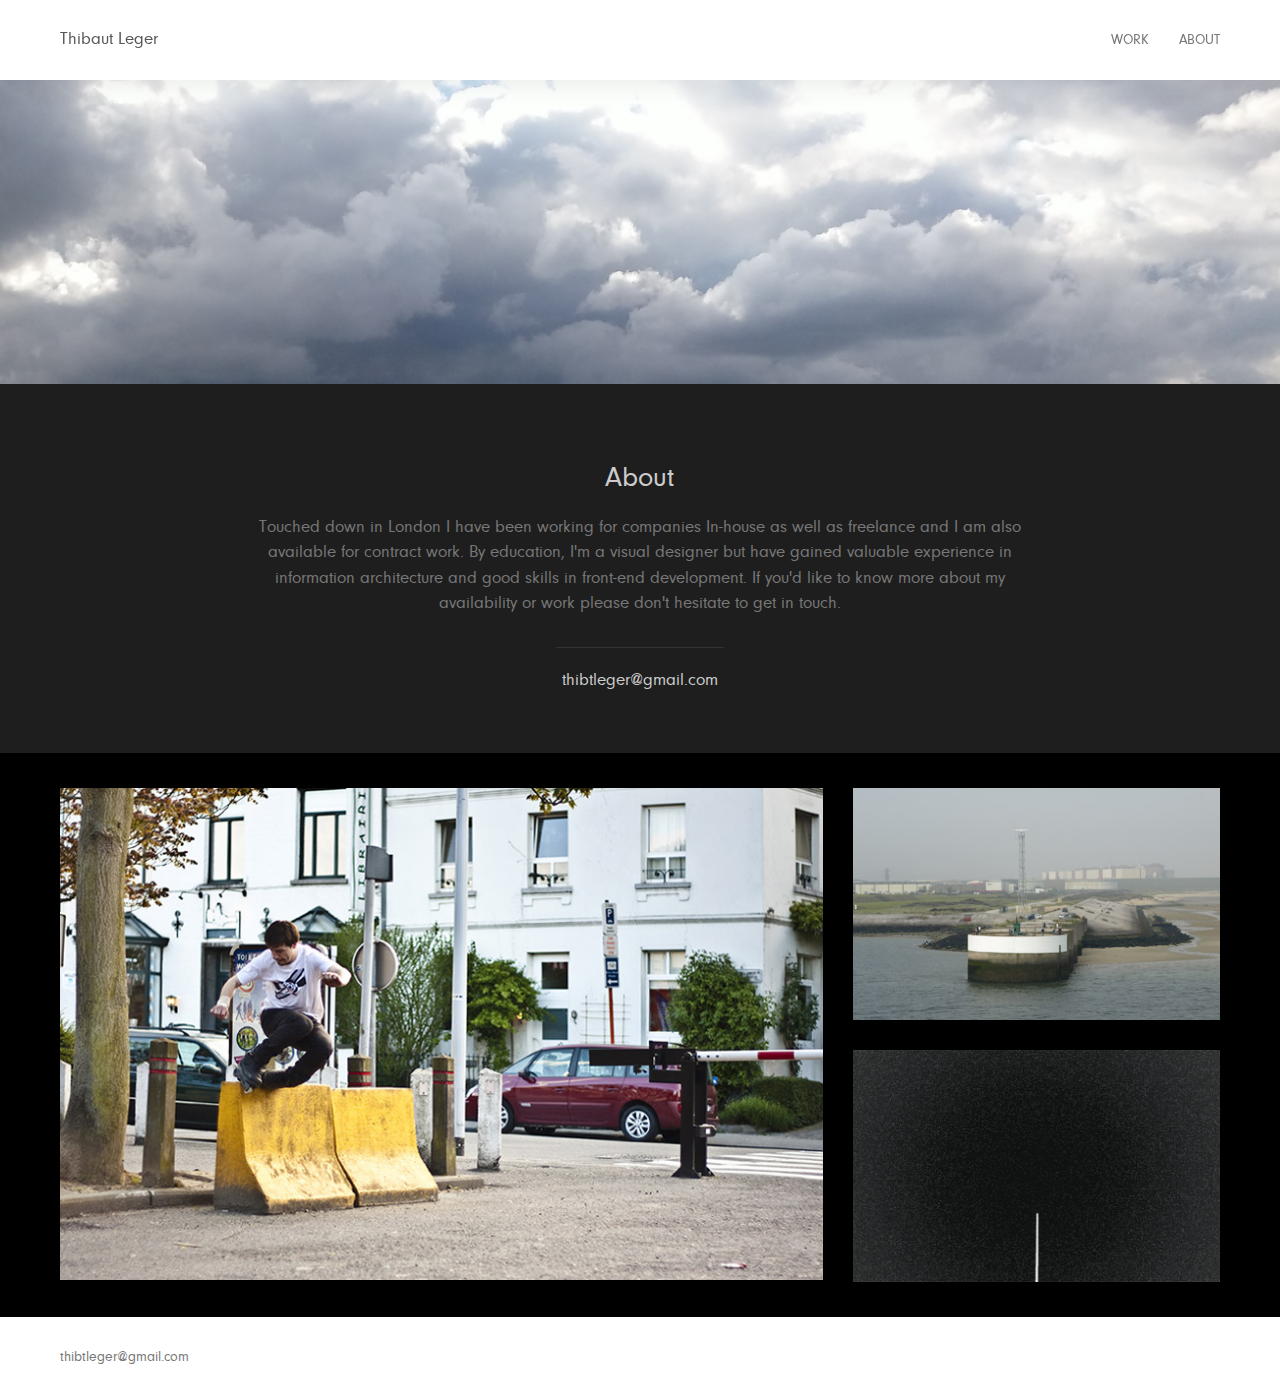
<file: about.html>
<!DOCTYPE html>
<html lang="en">
<head>
	<meta charset="UTF-8">
	<meta name="viewport" content="width=device-width, initial-scale=1.0, maximum-scale=1, user-scalable=0">

	<title>Thibaut Leger | Digital design and front end development</title>
	<link rel="icon" type="image/x-icon" href="favicon.png" />
	<link rel="stylesheet" href="https://maxcdn.bootstrapcdn.com/bootstrap/3.3.7/css/bootstrap.min.css">
	<link rel="stylesheet" href="style/style.css">
</head>
<body>
	<nav class="navbar navbar-default navbar-fixed-top">
		<div class="container-fluid">
			<!-- Brand and toggle get grouped for better mobile display -->
			<div class="navbar-header">
				<button type="button" class="navbar-toggle collapsed" data-toggle="collapse" data-target="#bs-example-navbar-collapse-1" aria-expanded="false">
				<span class="sr-only">Toggle navigation</span>
				<span class="icon-bar"></span>
				<span class="icon-bar"></span>
				<span class="icon-bar"></span>
				</button>
				<a class="navbar-brand" href="index.html">Thibaut Leger</a>
			</div>

			<!-- Collect the nav links, forms, and other content for toggling -->
			<div class="collapse navbar-collapse" id="bs-example-navbar-collapse-1">
				<ul class="nav navbar-nav navbar-right">
					<li><a href="index.html">Work</a></li>
					<li><a href="about.html">About</a></li>
				</ul>
			</div><!-- /.navbar-collapse -->
		</div><!-- /.container-fluid -->
	</nav>
	
	<!-- featured -->
	<section class="featured-img about">
		
	</section>
	<!-- /featured -->

	<!-- intro -->
	<section class="intro">
		<div class="container-fluid">
			<div class="row">
				<div class="col-xs-12 col-sm-8 col-sm-offset-2">
					<h2>About</h2>
					<p>Touched down in London I have been working for companies In-house as well as freelance and I am also available for contract work. By education, I'm a visual designer but have gained valuable experience in information architecture and good skills in front-end development. If you'd like to know more about my availability or work please don't hesitate to get in touch.</p>
				</div>
			</div>
			<div class="row">
				<div class="col-xs-4 col-xs-offset-4 col-sm-2 col-sm-offset-5">
					<hr>
				</div>
			</div>
			<div class="row">
				<div class="col-xs-12">
					<a href="mailto:thibtleger@gmail.com">thibtleger@gmail.com</a>
				</div>
			</div>
		</div>
	</section>
	<!-- /intro -->

	<!-- content -->
	<section class="content home">
		<div class="container-fluid">
			<div class="row">
				<div class="col-xs-8">
					<img src="images/about/about2.jpg" alt="">
				</div>
				<div class="col-xs-4">
					<div class="row">
						<div class="col-xs-12">
							<img src="images/about/about3.jpg" alt="">
						</div>
					</div>
					<div class="row">
						<div class="col-xs-12">
							<img src="images/about/about4.gif" alt="">
						</div>
					</div>
				</div>
			</div>
		</div>
	</section>
	<!-- /content -->
	
	<!-- footer -->
	<footer>
		<div class="container-fluid">
			<div class="row">
				<div class="col-xs-12">
					<a href="mailto:thibtleger@gmail.com">thibtleger@gmail.com</a>
				</div>
			</div>
		</div>
	</footer>
	<!-- /footer -->
	
	<script>
		(function(i,s,o,g,r,a,m){i['GoogleAnalyticsObject']=r;i[r]=i[r]||function(){
		(i[r].q=i[r].q||[]).push(arguments)},i[r].l=1*new Date();a=s.createElement(o),
		m=s.getElementsByTagName(o)[0];a.async=1;a.src=g;m.parentNode.insertBefore(a,m)
		})(window,document,'script','https://www.google-analytics.com/analytics.js','ga');

		ga('create', 'UA-91209448-1', 'auto');
		ga('send', 'pageview');
	</script>
	<script src="https://ajax.googleapis.com/ajax/libs/jquery/1.12.4/jquery.min.js"></script>
	<script src='https://maxcdn.bootstrapcdn.com/bootstrap/3.3.7/js/bootstrap.min.js'></script>
</body>
</html>
</file>
<file: style/main.css>
@font-face {
  font-family: "neuzeitgrotregular";
  src: url("../font/neuzeitgrot-webfont.eot");
  src: url("../font/neuzeitgrot-webfont.eot") format("embedded-opentype"), url("../font/neuzeitgrot-webfont.woff") format("woff"), url("../font/neuzeitgrot-webfont.ttf") format("truetype"), url("../font/neuzeitgrot-webfont.svg") format("svg");
  font-weight: normal;
  font-style: normal;
}
* {
  line-height: 1.5;
}

body {
  font-family: "neuzeitgrotregular", helvetica, arial, sans-serif;
  font-size: 14px;
}

section, nav {
  outline: none;
}

.content {
  background: black;
  padding: 20px 0;
  overflow: hidden;
}
@media (max-width: 767px) {
  .content {
    padding: 7.5px 0;
  }
}
.content.project {
  padding: 15px 0;
}
@media (max-width: 767px) {
  .content.project {
    padding: 10px 0;
  }
}

.container-fluid {
  max-width: 1220px;
  padding: 0 30px;
}
@media (max-width: 767px) {
  .container-fluid {
    padding: 0 15px;
  }
}

img {
  width: 100%;
  padding: 15px 0;
}

footer {
  background: white;
  padding: 30px 0;
  line-height: 40px;
}
@media (max-width: 767px) {
  footer {
    padding: 15px 0;
  }
}
footer a {
  padding: 15px 0;
  color: #777;
}
footer a:hover, footer a:focus {
  color: #333;
  text-decoration: none;
}

.slick-slide {
  outline: none;
}

.navbar-default {
  background-color: white;
  padding: 15px 0;
  border: none;
  box-shadow: 0px 0px 30px 0px rgba(0, 0, 0, 0.1);
}
@media (max-width: 767px) {
  .navbar-default {
    padding: 0;
  }
}
.navbar-default .navbar-nav {
  font-size: 14px;
  text-transform: uppercase;
}
.navbar-default .navbar-toggle {
  border: none;
  padding: 9px 0;
}
.navbar-default .navbar-toggle:hover, .navbar-default .navbar-toggle:focus {
  background-color: white;
}
.navbar-default .navbar-collapse {
  border: none;
}
@media (max-width: 767px) {
  .navbar-default .navbar-collapse {
    background-color: #f7f7f7;
  }
}

.navbar {
  margin: 0;
}

.navbar-brand {
  font-size: 17px;
  color: #555 !important;
}
@media (max-width: 767px) {
  .navbar-brand {
    font-size: 15px;
  }
}
.navbar-brand:hover {
  color: #111 !important;
}

.home .project, .project .project, .view-more .project {
  position: relative;
  background-size: cover;
  background-repeat: no-repeat;
  background-position: center;
  width: 100%;
  height: 0;
  margin: 15px 0;
}
@media (max-width: 767px) {
  .home .project, .project .project, .view-more .project {
    margin: 7.5px 0;
  }
}
.home .project.turtl, .project .project.turtl, .view-more .project.turtl {
  background-image: url(../images/home/turtl.jpg);
  padding-top: 38.47%;
  /* (img-height / img-width * width) */
  /* (500 / 1176 * 100) */
}
.home .project.sportsaid, .project .project.sportsaid, .view-more .project.sportsaid {
  background-image: url(../images/home/sportsaid.jpg);
  padding-top: 65%;
  /* (img-height / img-width * width) */
  /* (439 / 780 * 100) */
}
.home .project.tkmaxx, .project .project.tkmaxx, .view-more .project.tkmaxx {
  background-image: url(../images/home/tkmaxx.jpg);
  padding-top: 65%;
  /* (img-height / img-width * width) */
  /* (825 / 1920 * 100) */
}
.home .project.hbo, .project .project.hbo, .view-more .project.hbo {
  background-image: url(../images/home/hbo-xl.jpg);
  padding-top: 136.37%;
  /* (img-height / img-width * width) */
  /* (439 / 780 * 100) */
}
.home .project.hbo1, .project .project.hbo1, .view-more .project.hbo1 {
  background-image: url(../projects/hbo/images/iphone.png);
  padding-top: 781px;
  background-size: 400px 780.5px;
  position: relative;
}
@media (max-width: 767px) {
  .home .project.hbo1, .project .project.hbo1, .view-more .project.hbo1 {
    padding-top: 527px;
    background-size: 270px 526.83px;
  }
}
.home .project.hbo1 iframe, .project .project.hbo1 iframe, .view-more .project.hbo1 iframe {
  width: 320px;
  height: 480px;
  position: absolute;
  top: calc(50% - 250px);
  left: calc(50% - 165px);
}
@media (max-width: 767px) {
  .home .project.hbo1 iframe, .project .project.hbo1 iframe, .view-more .project.hbo1 iframe {
    transform: scale(0.7);
    transform-origin: 0 0;
    top: calc(50% - 173px);
    left: calc(50% - 115px);
  }
}
.home .project.wallpaper, .project .project.wallpaper, .view-more .project.wallpaper {
  background-image: url(../images/home/wallpaper.jpg);
  padding-top: 65.27%;
  /* (img-height / img-width * width) */
  /* (774 / 576 * 100) */
}
.home .project.pap, .project .project.pap, .view-more .project.pap {
  background-image: url(../images/home/pap.jpg);
  padding-top: 64%;
  /* (img-height / img-width * width) */
  /* (439 / 780 * 100) */
}
.home .project.pap1, .project .project.pap1, .view-more .project.pap1 {
  background-image: url(../projects/pap/images/pap1.jpg);
  padding-top: 155%;
}
.home .project.pap2, .project .project.pap2, .view-more .project.pap2 {
  background-image: url(../projects/pap/images/pap2.jpg);
  padding-top: 74.5%;
}
.home .project.pap3, .project .project.pap3, .view-more .project.pap3 {
  background-image: url(../projects/pap/images/pap3.jpg);
  padding-top: 74.5%;
}
.home .project.pap4, .project .project.pap4, .view-more .project.pap4 {
  background-image: url(../projects/pap/images/pap4.jpg);
  padding-top: 59%;
}
.home .project.or-nothing, .project .project.or-nothing, .view-more .project.or-nothing {
  background-image: url(../images/home/or-nothing.jpg);
  padding-top: 64%;
  /* (img-height / img-width * width) */
  /* (774 / 576 * 100) */
}
.home .project.arg, .project .project.arg, .view-more .project.arg {
  background-image: url(../images/home/magritte.jpg);
  padding-top: 40.97%;
  /* (img-height / img-width * width) */
  /* (500 / 1176 * 100) */
}
.home .project.arg1, .project .project.arg1, .view-more .project.arg1 {
  background-image: url(../projects/arg/images/magritte_et_la_lumiere1.jpg);
  padding-top: 137%;
}
.home .project.arg2, .project .project.arg2, .view-more .project.arg2 {
  background-image: url(../projects/arg/images/magritte_et_la_lumiere3.jpg);
  padding-top: 65.3%;
}
.home .project.arg3, .project .project.arg3, .view-more .project.arg3 {
  background-image: url(../projects/arg/images/magritte_et_la_lumiere4.jpg);
  padding-top: 65.3%;
}
.home .project.arg4, .project .project.arg4, .view-more .project.arg4 {
  background-image: url(../projects/arg/images/magritte_et_la_lumiere5.jpg);
  padding-top: 59%;
}
.home .project a, .project .project a, .view-more .project a {
  color: white;
  position: absolute;
  top: 0;
  right: 0;
  bottom: 0;
  left: 0;
  background: rgba(0, 0, 0, 0.8);
  opacity: 0;
  /* Safari */
  transition: opacity 0.25s;
}
.home .project a div, .home .project a span, .project .project a div, .project .project a span, .view-more .project a div, .view-more .project a span {
  position: absolute;
  top: 50%;
  transform: translateY(-50%);
  width: 100%;
  text-align: center;
  font-size: 16px;
}
@media (max-width: 767px) {
  .home .project a div, .home .project a span, .project .project a div, .project .project a span, .view-more .project a div, .view-more .project a span {
    font-size: 14px;
  }
}
.home .project a div h3, .home .project a span h3, .project .project a div h3, .project .project a span h3, .view-more .project a div h3, .view-more .project a span h3 {
  font-size: 20px;
}
.home .project:hover a, .project .project:hover a, .view-more .project:hover a {
  opacity: 1;
}
@media (max-width: 767px) {
  .home.content .row, .project.content .row, .view-more.content .row {
    margin: 0 -7.5px;
  }
}
@media (max-width: 767px) {
  .home.content .row .col-lg-1, .home.content .row .col-lg-10, .home.content .row .col-lg-11, .home.content .row .col-lg-12, .home.content .row .col-lg-2, .home.content .row .col-lg-3, .home.content .row .col-lg-4, .home.content .row .col-lg-5, .home.content .row .col-lg-6, .home.content .row .col-lg-7, .home.content .row .col-lg-8, .home.content .row .col-lg-9, .home.content .row .col-md-1, .home.content .row .col-md-10, .home.content .row .col-md-11, .home.content .row .col-md-12, .home.content .row .col-md-2, .home.content .row .col-md-3, .home.content .row .col-md-4, .home.content .row .col-md-5, .home.content .row .col-md-6, .home.content .row .col-md-7, .home.content .row .col-md-8, .home.content .row .col-md-9, .home.content .row .col-sm-1, .home.content .row .col-sm-10, .home.content .row .col-sm-11, .home.content .row .col-sm-12, .home.content .row .col-sm-2, .home.content .row .col-sm-3, .home.content .row .col-sm-4, .home.content .row .col-sm-5, .home.content .row .col-sm-6, .home.content .row .col-sm-7, .home.content .row .col-sm-8, .home.content .row .col-sm-9, .home.content .row .col-xs-1, .home.content .row .col-xs-10, .home.content .row .col-xs-11, .home.content .row .col-xs-12, .home.content .row .col-xs-2, .home.content .row .col-xs-3, .home.content .row .col-xs-4, .home.content .row .col-xs-5, .home.content .row .col-xs-6, .home.content .row .col-xs-7, .home.content .row .col-xs-8, .home.content .row .col-xs-9, .project.content .row .col-lg-1, .project.content .row .col-lg-10, .project.content .row .col-lg-11, .project.content .row .col-lg-12, .project.content .row .col-lg-2, .project.content .row .col-lg-3, .project.content .row .col-lg-4, .project.content .row .col-lg-5, .project.content .row .col-lg-6, .project.content .row .col-lg-7, .project.content .row .col-lg-8, .project.content .row .col-lg-9, .project.content .row .col-md-1, .project.content .row .col-md-10, .project.content .row .col-md-11, .project.content .row .col-md-12, .project.content .row .col-md-2, .project.content .row .col-md-3, .project.content .row .col-md-4, .project.content .row .col-md-5, .project.content .row .col-md-6, .project.content .row .col-md-7, .project.content .row .col-md-8, .project.content .row .col-md-9, .project.content .row .col-sm-1, .project.content .row .col-sm-10, .project.content .row .col-sm-11, .project.content .row .col-sm-12, .project.content .row .col-sm-2, .project.content .row .col-sm-3, .project.content .row .col-sm-4, .project.content .row .col-sm-5, .project.content .row .col-sm-6, .project.content .row .col-sm-7, .project.content .row .col-sm-8, .project.content .row .col-sm-9, .project.content .row .col-xs-1, .project.content .row .col-xs-10, .project.content .row .col-xs-11, .project.content .row .col-xs-12, .project.content .row .col-xs-2, .project.content .row .col-xs-3, .project.content .row .col-xs-4, .project.content .row .col-xs-5, .project.content .row .col-xs-6, .project.content .row .col-xs-7, .project.content .row .col-xs-8, .project.content .row .col-xs-9, .view-more.content .row .col-lg-1, .view-more.content .row .col-lg-10, .view-more.content .row .col-lg-11, .view-more.content .row .col-lg-12, .view-more.content .row .col-lg-2, .view-more.content .row .col-lg-3, .view-more.content .row .col-lg-4, .view-more.content .row .col-lg-5, .view-more.content .row .col-lg-6, .view-more.content .row .col-lg-7, .view-more.content .row .col-lg-8, .view-more.content .row .col-lg-9, .view-more.content .row .col-md-1, .view-more.content .row .col-md-10, .view-more.content .row .col-md-11, .view-more.content .row .col-md-12, .view-more.content .row .col-md-2, .view-more.content .row .col-md-3, .view-more.content .row .col-md-4, .view-more.content .row .col-md-5, .view-more.content .row .col-md-6, .view-more.content .row .col-md-7, .view-more.content .row .col-md-8, .view-more.content .row .col-md-9, .view-more.content .row .col-sm-1, .view-more.content .row .col-sm-10, .view-more.content .row .col-sm-11, .view-more.content .row .col-sm-12, .view-more.content .row .col-sm-2, .view-more.content .row .col-sm-3, .view-more.content .row .col-sm-4, .view-more.content .row .col-sm-5, .view-more.content .row .col-sm-6, .view-more.content .row .col-sm-7, .view-more.content .row .col-sm-8, .view-more.content .row .col-sm-9, .view-more.content .row .col-xs-1, .view-more.content .row .col-xs-10, .view-more.content .row .col-xs-11, .view-more.content .row .col-xs-12, .view-more.content .row .col-xs-2, .view-more.content .row .col-xs-3, .view-more.content .row .col-xs-4, .view-more.content .row .col-xs-5, .view-more.content .row .col-xs-6, .view-more.content .row .col-xs-7, .view-more.content .row .col-xs-8, .view-more.content .row .col-xs-9 {
    padding: 0 7.5px;
  }
}

#intro {
  height: 100vh;
  position: relative;
}
#intro .intro-content {
  position: absolute;
  top: 50%;
  transform: translateY(-50%);
  width: 100%;
}
#intro .intro-content .view-projects {
  margin-top: 15px;
  padding: 10px 20px;
  background: black;
  color: #777777;
  transition: all 0.25s;
}
#intro .intro-content .view-projects:hover {
  background: white;
}

.view-more .project {
  padding-top: 65% !important;
}

.featured-img {
  position: relative;
  background-size: cover;
  background-repeat: no-repeat;
  background-position: center;
  width: 100%;
  height: 0;
}
.featured-img.arg {
  background-image: url(../projects/arg/images/featured-arg.jpg);
  padding-top: 50%;
}
@media (min-width: 1080px) {
  .featured-img.arg {
    padding-top: 30%;
  }
}
.featured-img.pap {
  background-image: url(../projects/pap/images/featured-pap.jpg);
  padding-top: 50%;
}
@media (min-width: 1080px) {
  .featured-img.pap {
    padding-top: 30%;
  }
}
.featured-img.about {
  background-image: url(../images/about/featured-about.jpg);
  padding-top: 50%;
}
@media (min-width: 1080px) {
  .featured-img.about {
    padding-top: 30%;
  }
}
.featured-img.sportsaid {
  background-image: url(../projects/sportsaid/images/featured-sportsaid.jpg);
  padding-top: 50%;
}
@media (min-width: 1080px) {
  .featured-img.sportsaid {
    padding-top: 30%;
  }
}
.featured-img.tkmaxx {
  background-image: url(../projects/tkmaxx/images/featured-tkmaxx.jpg);
  padding-top: 50%;
}
@media (min-width: 1080px) {
  .featured-img.tkmaxx {
    padding-top: 30%;
  }
}
.featured-img.turtl {
  background-image: url(../projects/turtl/images/turtle-570h.jpg);
  padding-top: 50%;
}
@media (min-width: 1080px) {
  .featured-img.turtl {
    padding-top: 30%;
  }
}
.featured-img.hbo {
  background-image: url(../projects/hbo/images/featured-hbo.jpg);
  padding-top: 52%;
}
@media (min-width: 768px) {
  .featured-img.hbo {
    padding-top: 17%;
  }
}
.featured-img.or-nothing {
  background-image: url(../projects/or-nothing/images/featured-or-nothing.jpg);
  background-color: #cccccc;
  background-size: 40%;
  background-position: center bottom;
  padding-top: 35%;
}
@media (max-width: 768px) {
  .featured-img.or-nothing {
    background-size: 70%;
    padding-top: 60%;
  }
}
.featured-img.wallpaper {
  background-image: url(../projects/wallpaper/images/featured-wallpaper.jpg);
  background-color: #cccccc;
  background-size: 40%;
  background-position: center bottom;
  padding-top: 35%;
}
@media (max-width: 768px) {
  .featured-img.wallpaper {
    background-size: 70%;
    padding-top: 60%;
  }
}

.intro {
  background: #1e1e1e;
  text-align: center;
  padding: 60px 0;
}
@media (max-width: 767px) {
  .intro {
    padding: 30px 0;
  }
}
.intro h1 {
  margin-top: 0;
  text-transform: uppercase;
  font-size: 13px;
  letter-spacing: 1.2px;
  color: #777777;
}
@media (max-width: 767px) {
  .intro h1 {
    font-size: 12px;
  }
}
.intro h2 {
  color: #cccccc;
  margin-bottom: 20px;
  font-size: 28px;
}
@media (max-width: 767px) {
  .intro h2 {
    font-size: 24px;
  }
}
.intro p {
  color: #777777;
  font-size: 17px;
}
@media (max-width: 767px) {
  .intro p {
    font-size: 15px;
  }
}
.intro hr {
  border-color: #333333;
}
.intro a {
  font-size: 17px;
  color: #cccccc;
}
.intro a:hover, .intro a:focus {
  color: white;
  text-decoration: none;
}
@media (max-width: 767px) {
  .intro a {
    font-size: 15px;
  }
}

@media (max-width: 767px) {
  .content img {
    padding: 7.5px 0;
  }
}

.view-more {
  background: #cccccc;
  padding: 60px 0;
}
@media (max-width: 767px) {
  .view-more {
    padding: 30px 0 15px 0;
  }
}
.view-more h2 {
  font-size: 24px;
  margin: 0 0 10px 0;
}
@media (max-width: 767px) {
  .view-more h2 {
    font-size: 16px;
  }
}
@media (max-width: 767px) {
  .view-more .row {
    padding: 0 7.5px;
  }
}
@media (max-width: 767px) {
  .view-more .row .col-xs-6 {
    padding: 0 7.5px;
  }
}
</file>
<file: style/style.css>
@font-face {
  font-family: 'neuzeitgrotregular';
  src: url("../font/neuzeitgrot-webfont.eot");
  src: url("../font/neuzeitgrot-webfont.eot") format("embedded-opentype"), url("../font/neuzeitgrot-webfont.woff") format("woff"), url("../font/neuzeitgrot-webfont.ttf") format("truetype"), url("../font/neuzeitgrot-webfont.svg") format("svg");
  font-weight: normal;
  font-style: normal; }
* {
  line-height: 1.5; }

body {
  font-family: 'neuzeitgrotregular', helvetica, arial, sans-serif;
  font-size: 14px; }

section, nav {
  outline: none; }

.content {
  background: black;
  padding: 20px 0;
  overflow: hidden; }
  @media (max-width: 767px) {
    .content {
      padding: 7.5px 0; } }
  .content.project {
    padding: 15px 0; }
    @media (max-width: 767px) {
      .content.project {
        padding: 10px 0; } }

.container-fluid {
  max-width: 1220px;
  padding: 0 30px; }
  @media (max-width: 767px) {
    .container-fluid {
      padding: 0 15px; } }

img {
  width: 100%;
  padding: 15px 0; }

footer {
  background: white;
  padding: 30px 0;
  line-height: 40px; }
  @media (max-width: 767px) {
    footer {
      padding: 15px 0; } }
  footer a {
    padding: 15px 0;
    color: #777; }
    footer a:hover, footer a:focus {
      color: #333;
      text-decoration: none; }

.slick-slide {
  outline: none; }

.navbar-default {
  background-color: white;
  padding: 15px 0;
  border: none;
  -webkit-box-shadow: 0px 0px 30px 0px rgba(0, 0, 0, 0.1);
  -moz-box-shadow: 0px 0px 30px 0px rgba(0, 0, 0, 0.1);
  box-shadow: 0px 0px 30px 0px rgba(0, 0, 0, 0.1); }
  @media (max-width: 767px) {
    .navbar-default {
      padding: 0; } }
  .navbar-default .navbar-nav {
    font-size: 14px;
    text-transform: uppercase; }
  .navbar-default .navbar-toggle {
    border: none;
    padding: 9px 0; }
    .navbar-default .navbar-toggle:hover, .navbar-default .navbar-toggle:focus {
      background-color: white; }
  .navbar-default .navbar-collapse {
    border: none; }
    @media (max-width: 767px) {
      .navbar-default .navbar-collapse {
        background-color: #f7f7f7; } }

.navbar {
  margin: 0; }

.navbar-brand {
  font-size: 17px;
  color: #555 !important; }
  @media (max-width: 767px) {
    .navbar-brand {
      font-size: 15px; } }
  .navbar-brand:hover {
    color: #111 !important; }

.home .project, .project .project, .view-more .project {
  position: relative;
  background-size: cover;
  background-repeat: no-repeat;
  background-position: center;
  width: 100%;
  height: 0;
  margin: 15px 0; }
  @media (max-width: 767px) {
    .home .project, .project .project, .view-more .project {
      margin: 7.5px 0; } }
  .home .project.sportsaid, .project .project.sportsaid, .view-more .project.sportsaid {
    background-image: url(../images/home/sportsaid.jpg);
    padding-top: 65%;
    /* (img-height / img-width * width) */
    /* (439 / 780 * 100) */ }
  .home .project.tkmaxx, .project .project.tkmaxx, .view-more .project.tkmaxx {
    background-image: url(../images/home/tkmaxx.jpg);
    padding-top: 65%;
    /* (img-height / img-width * width) */
    /* (825 / 1920 * 100) */ }
  .home .project.hbo, .project .project.hbo, .view-more .project.hbo {
    background-image: url(../images/home/hbo-xl.jpg);
    padding-top: 136.37%;
    /* (img-height / img-width * width) */
    /* (439 / 780 * 100) */ }
  .home .project.hbo1, .project .project.hbo1, .view-more .project.hbo1 {
    background-image: url(../projects/hbo/images/iphone.png);
    padding-top: 781px;
    background-size: 400px 780.5px;
    position: relative; }
    @media (max-width: 767px) {
      .home .project.hbo1, .project .project.hbo1, .view-more .project.hbo1 {
        padding-top: 527px;
        background-size: 270px 526.83px; } }
    .home .project.hbo1 iframe, .project .project.hbo1 iframe, .view-more .project.hbo1 iframe {
      width: 320px;
      height: 480px;
      position: absolute;
      top: calc(50% - 250px);
      left: calc(50% - 165px); }
      @media (max-width: 767px) {
        .home .project.hbo1 iframe, .project .project.hbo1 iframe, .view-more .project.hbo1 iframe {
          -ms-transform: scale(0.7);
          -moz-transform: scale(0.7);
          -o-transform: scale(0.7);
          -webkit-transform: scale(0.7);
          transform: scale(0.7);
          -ms-transform-origin: 0 0;
          -moz-transform-origin: 0 0;
          -o-transform-origin: 0 0;
          -webkit-transform-origin: 0 0;
          transform-origin: 0 0;
          top: calc(50% - 173px);
          left: calc(50% - 115px); } }
  .home .project.wallpaper, .project .project.wallpaper, .view-more .project.wallpaper {
    background-image: url(../images/home/wallpaper.jpg);
    padding-top: 65.27%;
    /* (img-height / img-width * width) */
    /* (774 / 576 * 100) */ }
  .home .project.pap, .project .project.pap, .view-more .project.pap {
    background-image: url(../images/home/pap.jpg);
    padding-top: 64%;
    /* (img-height / img-width * width) */
    /* (439 / 780 * 100) */ }
  .home .project.pap1, .project .project.pap1, .view-more .project.pap1 {
    background-image: url(../projects/pap/images/pap1.jpg);
    padding-top: 155%; }
  .home .project.pap2, .project .project.pap2, .view-more .project.pap2 {
    background-image: url(../projects/pap/images/pap2.jpg);
    padding-top: 74.5%; }
  .home .project.pap3, .project .project.pap3, .view-more .project.pap3 {
    background-image: url(../projects/pap/images/pap3.jpg);
    padding-top: 74.5%; }
  .home .project.pap4, .project .project.pap4, .view-more .project.pap4 {
    background-image: url(../projects/pap/images/pap4.jpg);
    padding-top: 59%; }
  .home .project.or-nothing, .project .project.or-nothing, .view-more .project.or-nothing {
    background-image: url(../images/home/or-nothing.jpg);
    padding-top: 64%;
    /* (img-height / img-width * width) */
    /* (774 / 576 * 100) */ }
  .home .project.arg, .project .project.arg, .view-more .project.arg {
    background-image: url(../images/home/magritte.jpg);
    padding-top: 40.97%;
    /* (img-height / img-width * width) */
    /* (500 / 1176 * 100) */ }
  .home .project.arg1, .project .project.arg1, .view-more .project.arg1 {
    background-image: url(../projects/arg/images/magritte_et_la_lumiere1.jpg);
    padding-top: 137%; }
  .home .project.arg2, .project .project.arg2, .view-more .project.arg2 {
    background-image: url(../projects/arg/images/magritte_et_la_lumiere3.jpg);
    padding-top: 65.3%; }
  .home .project.arg3, .project .project.arg3, .view-more .project.arg3 {
    background-image: url(../projects/arg/images/magritte_et_la_lumiere4.jpg);
    padding-top: 65.3%; }
  .home .project.arg4, .project .project.arg4, .view-more .project.arg4 {
    background-image: url(../projects/arg/images/magritte_et_la_lumiere5.jpg);
    padding-top: 59%; }
  .home .project a, .project .project a, .view-more .project a {
    color: white;
    position: absolute;
    top: 0;
    right: 0;
    bottom: 0;
    left: 0;
    background: rgba(0, 0, 0, 0.8);
    opacity: 0.0;
    -webkit-transition: opacity 0.25s;
    /* Safari */
    transition: opacity 0.25s; }
    .home .project a div, .home .project a span, .project .project a div, .project .project a span, .view-more .project a div, .view-more .project a span {
      position: absolute;
      top: 50%;
      transform: translateY(-50%);
      width: 100%;
      text-align: center;
      font-size: 16px; }
      @media (max-width: 767px) {
        .home .project a div, .home .project a span, .project .project a div, .project .project a span, .view-more .project a div, .view-more .project a span {
          font-size: 14px; } }
      .home .project a div h3, .home .project a span h3, .project .project a div h3, .project .project a span h3, .view-more .project a div h3, .view-more .project a span h3 {
        font-size: 20px; }
  .home .project:hover a, .project .project:hover a, .view-more .project:hover a {
    opacity: 1.0; }
@media (max-width: 767px) {
  .home.content .row, .project.content .row, .view-more.content .row {
    margin: 0 -7.5px; } }
@media (max-width: 767px) {
  .home.content .row .col-lg-1, .home.content .row .col-lg-10, .home.content .row .col-lg-11, .home.content .row .col-lg-12, .home.content .row .col-lg-2, .home.content .row .col-lg-3, .home.content .row .col-lg-4, .home.content .row .col-lg-5, .home.content .row .col-lg-6, .home.content .row .col-lg-7, .home.content .row .col-lg-8, .home.content .row .col-lg-9, .home.content .row .col-md-1, .home.content .row .col-md-10, .home.content .row .col-md-11, .home.content .row .col-md-12, .home.content .row .col-md-2, .home.content .row .col-md-3, .home.content .row .col-md-4, .home.content .row .col-md-5, .home.content .row .col-md-6, .home.content .row .col-md-7, .home.content .row .col-md-8, .home.content .row .col-md-9, .home.content .row .col-sm-1, .home.content .row .col-sm-10, .home.content .row .col-sm-11, .home.content .row .col-sm-12, .home.content .row .col-sm-2, .home.content .row .col-sm-3, .home.content .row .col-sm-4, .home.content .row .col-sm-5, .home.content .row .col-sm-6, .home.content .row .col-sm-7, .home.content .row .col-sm-8, .home.content .row .col-sm-9, .home.content .row .col-xs-1, .home.content .row .col-xs-10, .home.content .row .col-xs-11, .home.content .row .col-xs-12, .home.content .row .col-xs-2, .home.content .row .col-xs-3, .home.content .row .col-xs-4, .home.content .row .col-xs-5, .home.content .row .col-xs-6, .home.content .row .col-xs-7, .home.content .row .col-xs-8, .home.content .row .col-xs-9, .project.content .row .col-lg-1, .project.content .row .col-lg-10, .project.content .row .col-lg-11, .project.content .row .col-lg-12, .project.content .row .col-lg-2, .project.content .row .col-lg-3, .project.content .row .col-lg-4, .project.content .row .col-lg-5, .project.content .row .col-lg-6, .project.content .row .col-lg-7, .project.content .row .col-lg-8, .project.content .row .col-lg-9, .project.content .row .col-md-1, .project.content .row .col-md-10, .project.content .row .col-md-11, .project.content .row .col-md-12, .project.content .row .col-md-2, .project.content .row .col-md-3, .project.content .row .col-md-4, .project.content .row .col-md-5, .project.content .row .col-md-6, .project.content .row .col-md-7, .project.content .row .col-md-8, .project.content .row .col-md-9, .project.content .row .col-sm-1, .project.content .row .col-sm-10, .project.content .row .col-sm-11, .project.content .row .col-sm-12, .project.content .row .col-sm-2, .project.content .row .col-sm-3, .project.content .row .col-sm-4, .project.content .row .col-sm-5, .project.content .row .col-sm-6, .project.content .row .col-sm-7, .project.content .row .col-sm-8, .project.content .row .col-sm-9, .project.content .row .col-xs-1, .project.content .row .col-xs-10, .project.content .row .col-xs-11, .project.content .row .col-xs-12, .project.content .row .col-xs-2, .project.content .row .col-xs-3, .project.content .row .col-xs-4, .project.content .row .col-xs-5, .project.content .row .col-xs-6, .project.content .row .col-xs-7, .project.content .row .col-xs-8, .project.content .row .col-xs-9, .view-more.content .row .col-lg-1, .view-more.content .row .col-lg-10, .view-more.content .row .col-lg-11, .view-more.content .row .col-lg-12, .view-more.content .row .col-lg-2, .view-more.content .row .col-lg-3, .view-more.content .row .col-lg-4, .view-more.content .row .col-lg-5, .view-more.content .row .col-lg-6, .view-more.content .row .col-lg-7, .view-more.content .row .col-lg-8, .view-more.content .row .col-lg-9, .view-more.content .row .col-md-1, .view-more.content .row .col-md-10, .view-more.content .row .col-md-11, .view-more.content .row .col-md-12, .view-more.content .row .col-md-2, .view-more.content .row .col-md-3, .view-more.content .row .col-md-4, .view-more.content .row .col-md-5, .view-more.content .row .col-md-6, .view-more.content .row .col-md-7, .view-more.content .row .col-md-8, .view-more.content .row .col-md-9, .view-more.content .row .col-sm-1, .view-more.content .row .col-sm-10, .view-more.content .row .col-sm-11, .view-more.content .row .col-sm-12, .view-more.content .row .col-sm-2, .view-more.content .row .col-sm-3, .view-more.content .row .col-sm-4, .view-more.content .row .col-sm-5, .view-more.content .row .col-sm-6, .view-more.content .row .col-sm-7, .view-more.content .row .col-sm-8, .view-more.content .row .col-sm-9, .view-more.content .row .col-xs-1, .view-more.content .row .col-xs-10, .view-more.content .row .col-xs-11, .view-more.content .row .col-xs-12, .view-more.content .row .col-xs-2, .view-more.content .row .col-xs-3, .view-more.content .row .col-xs-4, .view-more.content .row .col-xs-5, .view-more.content .row .col-xs-6, .view-more.content .row .col-xs-7, .view-more.content .row .col-xs-8, .view-more.content .row .col-xs-9 {
    padding: 0 7.5px; } }

#intro {
  height: 100vh;
  position: relative; }
  #intro .intro-content {
    position: absolute;
    top: 50%;
    transform: translateY(-50%);
    width: 100%; }
    #intro .intro-content .view-projects {
      margin-top: 15px;
      padding: 10px 20px;
      background: black;
      color: #777777;
      transition: all 0.25s; }
      #intro .intro-content .view-projects:hover {
        background: white; }

.view-more .project {
  padding-top: 65% !important; }

.featured-img {
  position: relative;
  background-size: cover;
  background-repeat: no-repeat;
  background-position: center;
  width: 100%;
  height: 0; }
  .featured-img.arg {
    background-image: url(../projects/arg/images/featured-arg.jpg);
    padding-top: 50%; }
    @media (min-width: 1080px) {
      .featured-img.arg {
        padding-top: 30%; } }
  .featured-img.pap {
    background-image: url(../projects/pap/images/featured-pap.jpg);
    padding-top: 50%; }
    @media (min-width: 1080px) {
      .featured-img.pap {
        padding-top: 30%; } }
  .featured-img.about {
    background-image: url(../images/about/featured-about.jpg);
    padding-top: 50%; }
    @media (min-width: 1080px) {
      .featured-img.about {
        padding-top: 30%; } }
  .featured-img.sportsaid {
    background-image: url(../projects/sportsaid/images/featured-sportsaid.jpg);
    padding-top: 50%; }
    @media (min-width: 1080px) {
      .featured-img.sportsaid {
        padding-top: 30%; } }
  .featured-img.tkmaxx {
    background-image: url(../projects/tkmaxx/images/featured-tkmaxx.jpg);
    padding-top: 50%; }
    @media (min-width: 1080px) {
      .featured-img.tkmaxx {
        padding-top: 30%; } }
  .featured-img.hbo {
    background-image: url(../projects/hbo/images/featured-hbo.jpg);
    padding-top: 52%; }
    @media (min-width: 768px) {
      .featured-img.hbo {
        padding-top: 17%; } }
  .featured-img.or-nothing {
    background-image: url(../projects/or-nothing/images/featured-or-nothing.jpg);
    background-color: #cccccc;
    background-size: 40%;
    background-position: center bottom;
    padding-top: 35%; }
    @media (max-width: 768px) {
      .featured-img.or-nothing {
        background-size: 70%;
        padding-top: 60%; } }
  .featured-img.wallpaper {
    background-image: url(../projects/wallpaper/images/featured-wallpaper.jpg);
    background-color: #cccccc;
    background-size: 40%;
    background-position: center bottom;
    padding-top: 35%; }
    @media (max-width: 768px) {
      .featured-img.wallpaper {
        background-size: 70%;
        padding-top: 60%; } }

.intro {
  background: #1e1e1e;
  text-align: center;
  padding: 60px 0; }
  @media (max-width: 767px) {
    .intro {
      padding: 30px 0; } }
  .intro h1 {
    margin-top: 0;
    text-transform: uppercase;
    font-size: 13px;
    letter-spacing: 1.2px;
    color: #777777; }
    @media (max-width: 767px) {
      .intro h1 {
        font-size: 12px; } }
  .intro h2 {
    color: #cccccc;
    margin-bottom: 20px;
    font-size: 28px; }
    @media (max-width: 767px) {
      .intro h2 {
        font-size: 24px; } }
  .intro p {
    color: #777777;
    font-size: 17px; }
    @media (max-width: 767px) {
      .intro p {
        font-size: 15px; } }
  .intro hr {
    border-color: #333333; }
  .intro a {
    font-size: 17px;
    color: #cccccc; }
    .intro a:hover, .intro a:focus {
      color: white;
      text-decoration: none; }
    @media (max-width: 767px) {
      .intro a {
        font-size: 15px; } }

@media (max-width: 767px) {
  .content img {
    padding: 7.5px 0; } }

.view-more {
  background: #cccccc;
  padding: 60px 0; }
  @media (max-width: 767px) {
    .view-more {
      padding: 30px 0 15px 0; } }
  .view-more h2 {
    font-size: 24px;
    margin: 0 0 10px 0; }
    @media (max-width: 767px) {
      .view-more h2 {
        font-size: 16px; } }
  @media (max-width: 767px) {
    .view-more .row {
      padding: 0 7.5px; } }
  @media (max-width: 767px) {
    .view-more .row .col-xs-6 {
      padding: 0 7.5px; } }

/*# sourceMappingURL=style.css.map */
</file>
